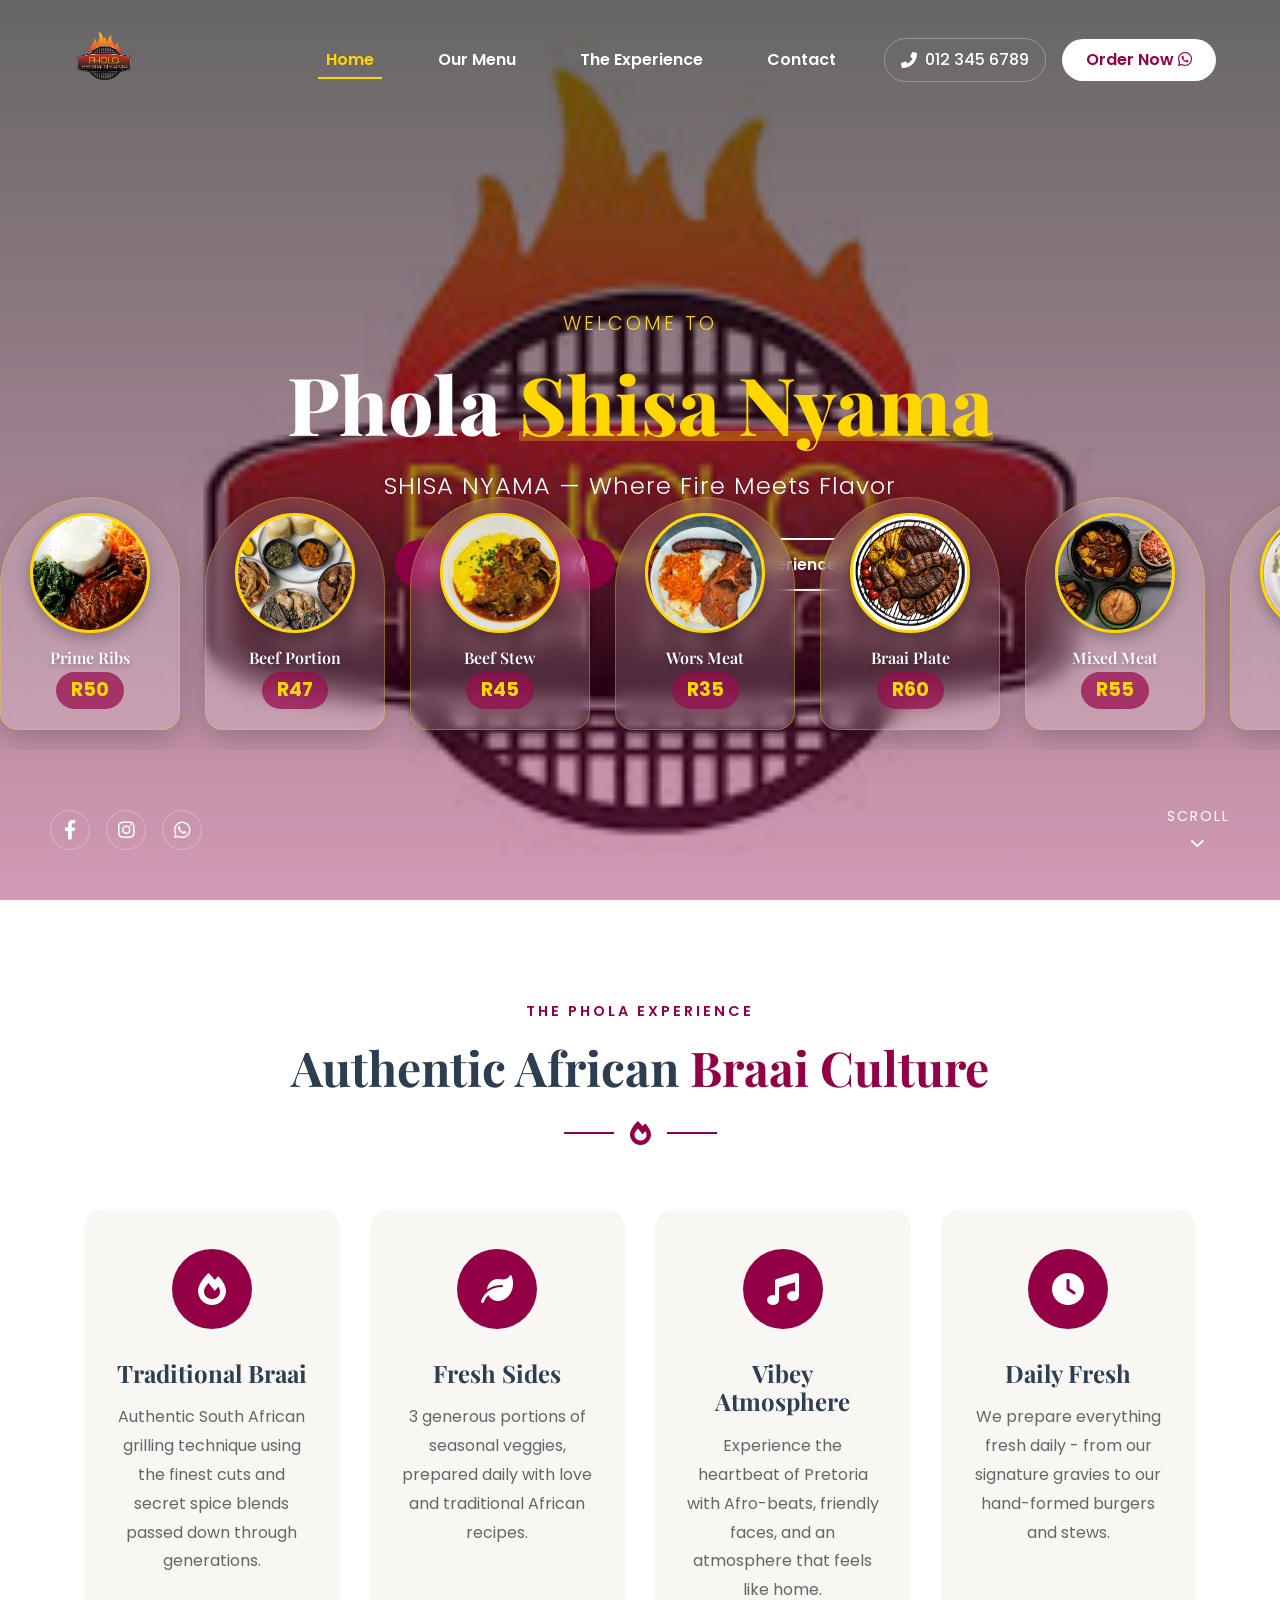
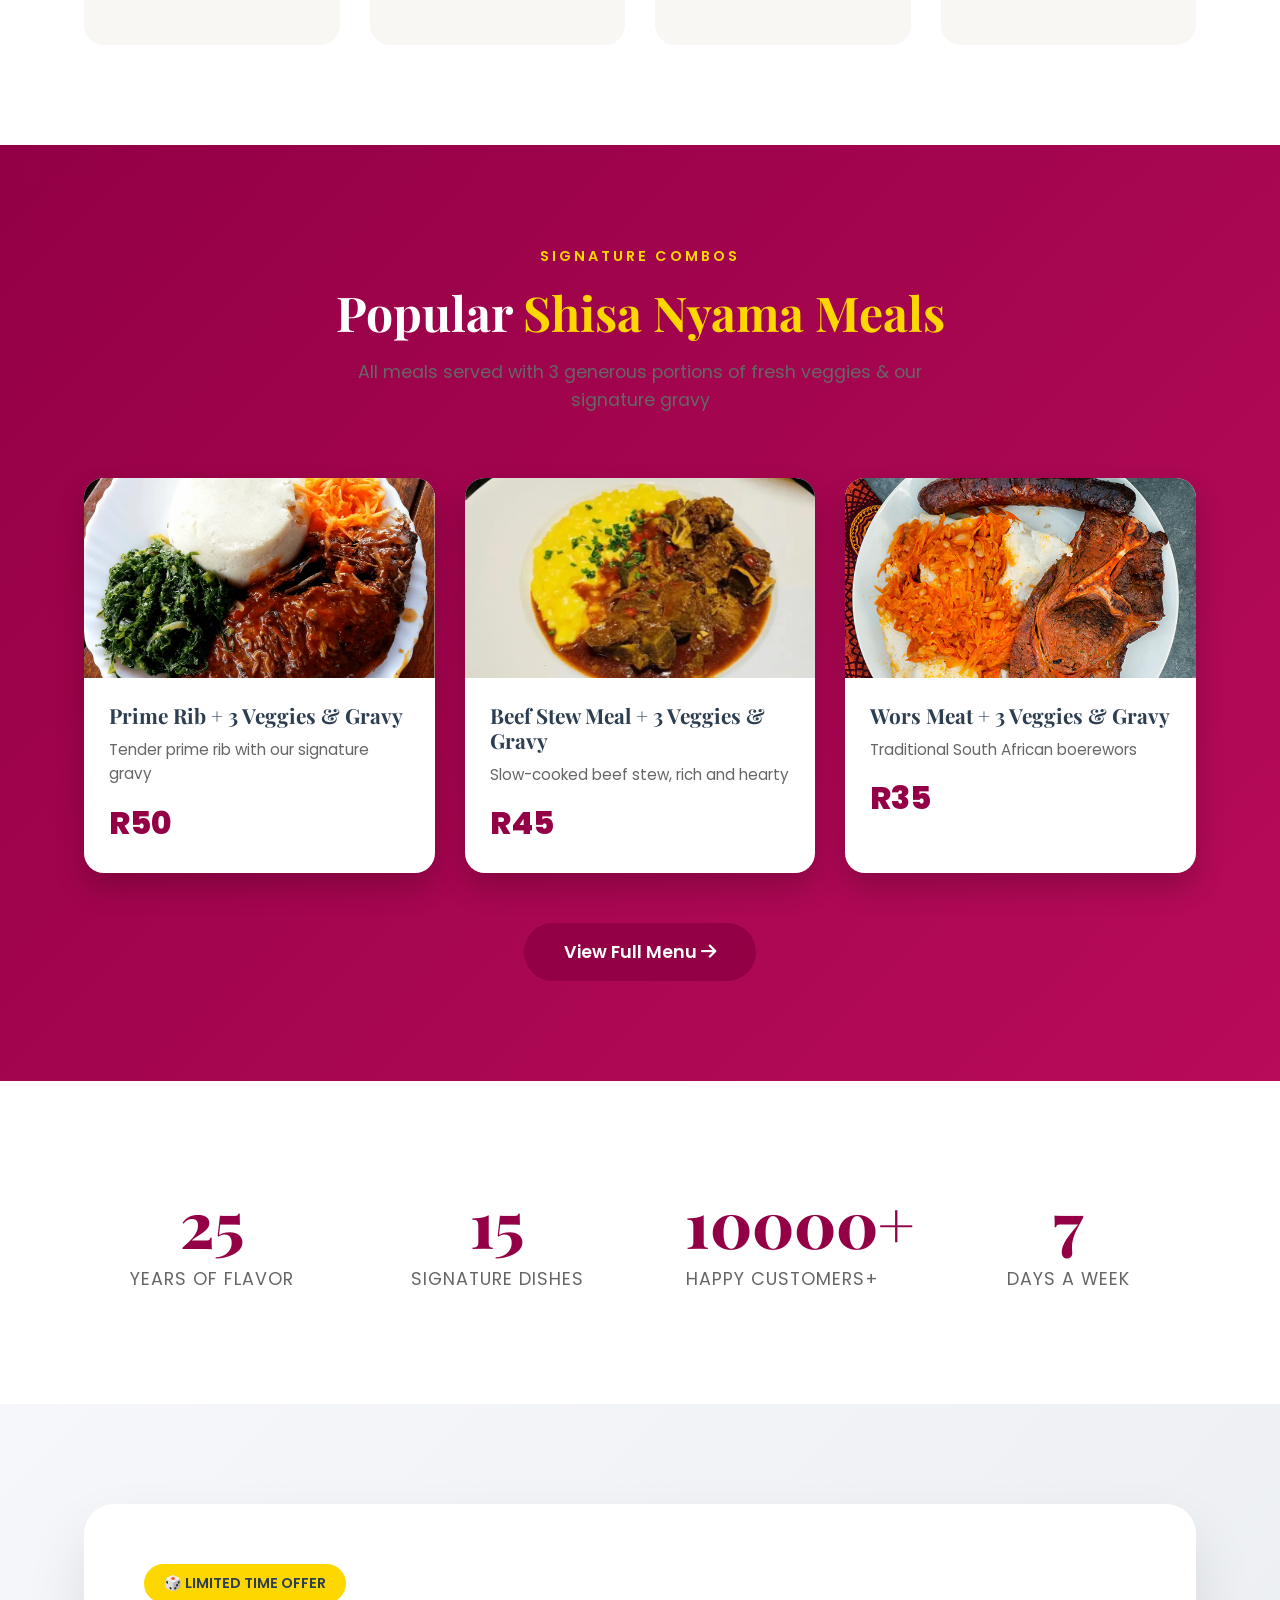
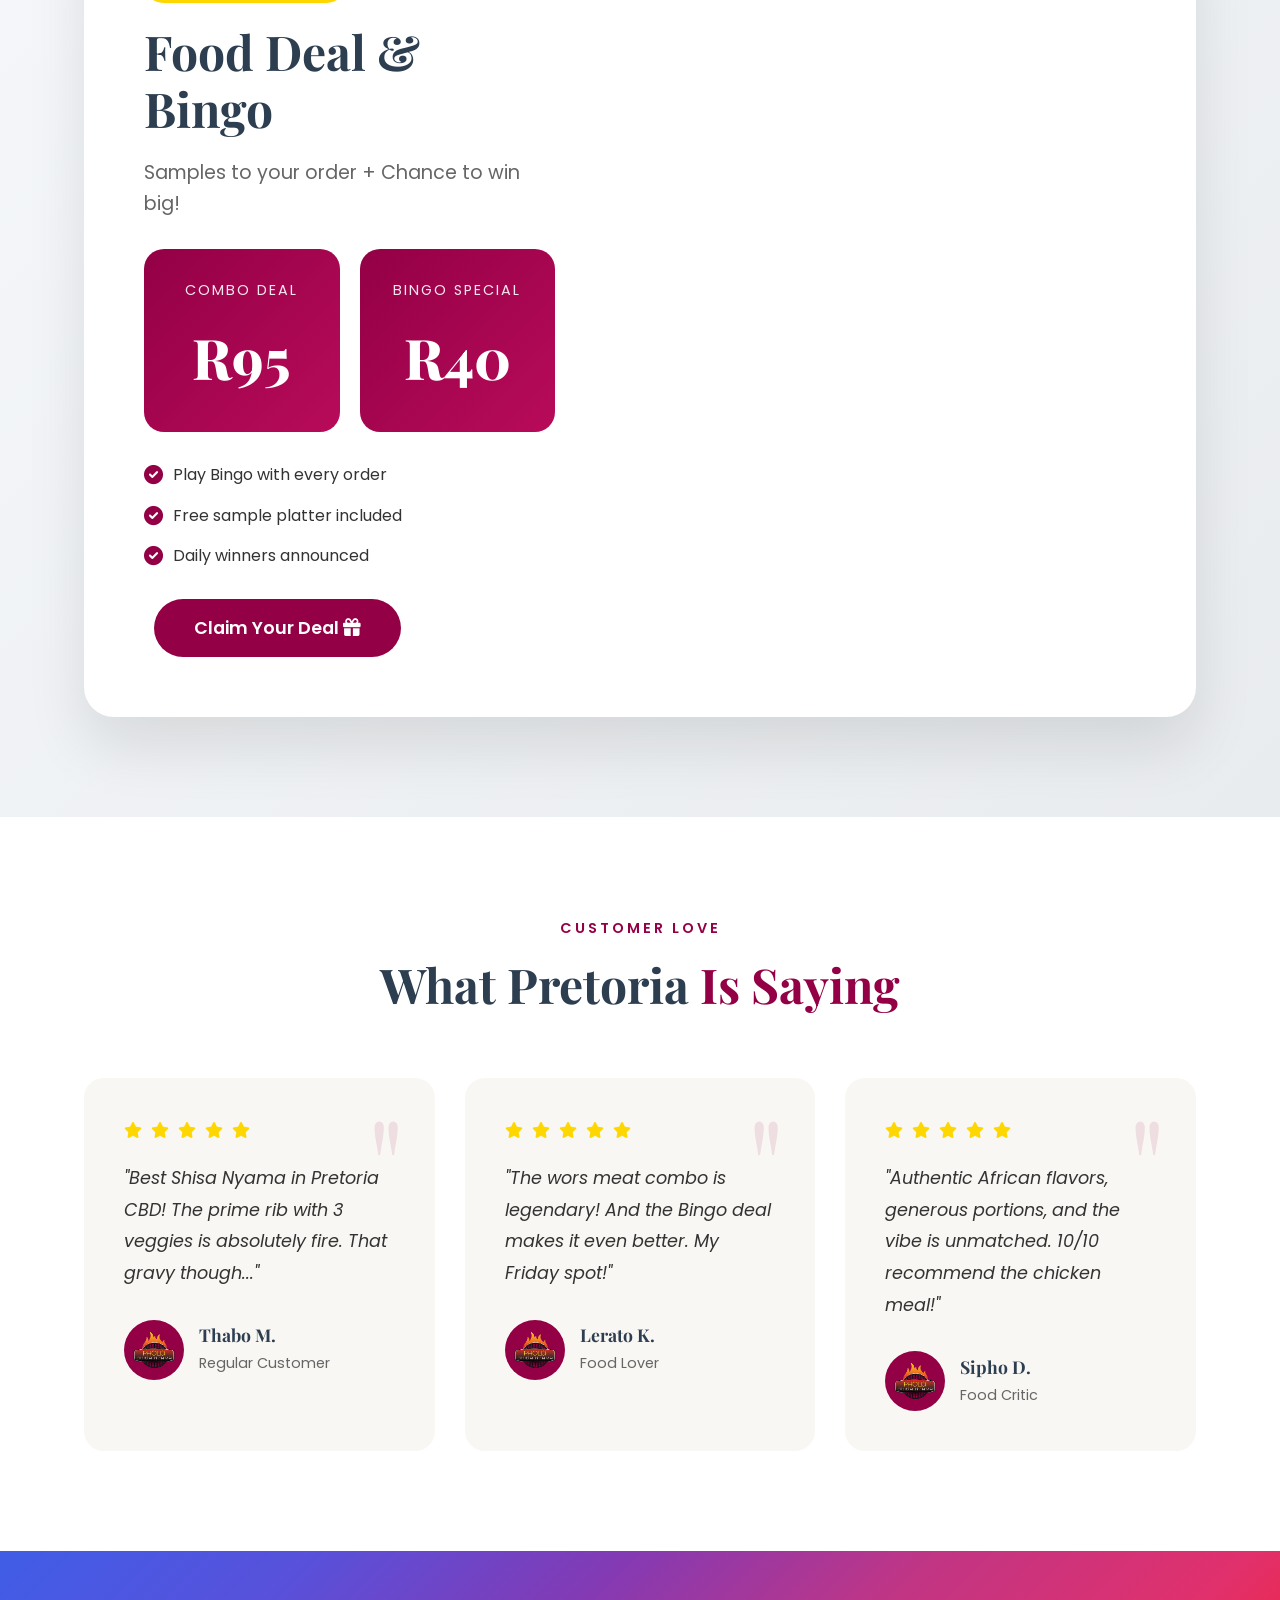
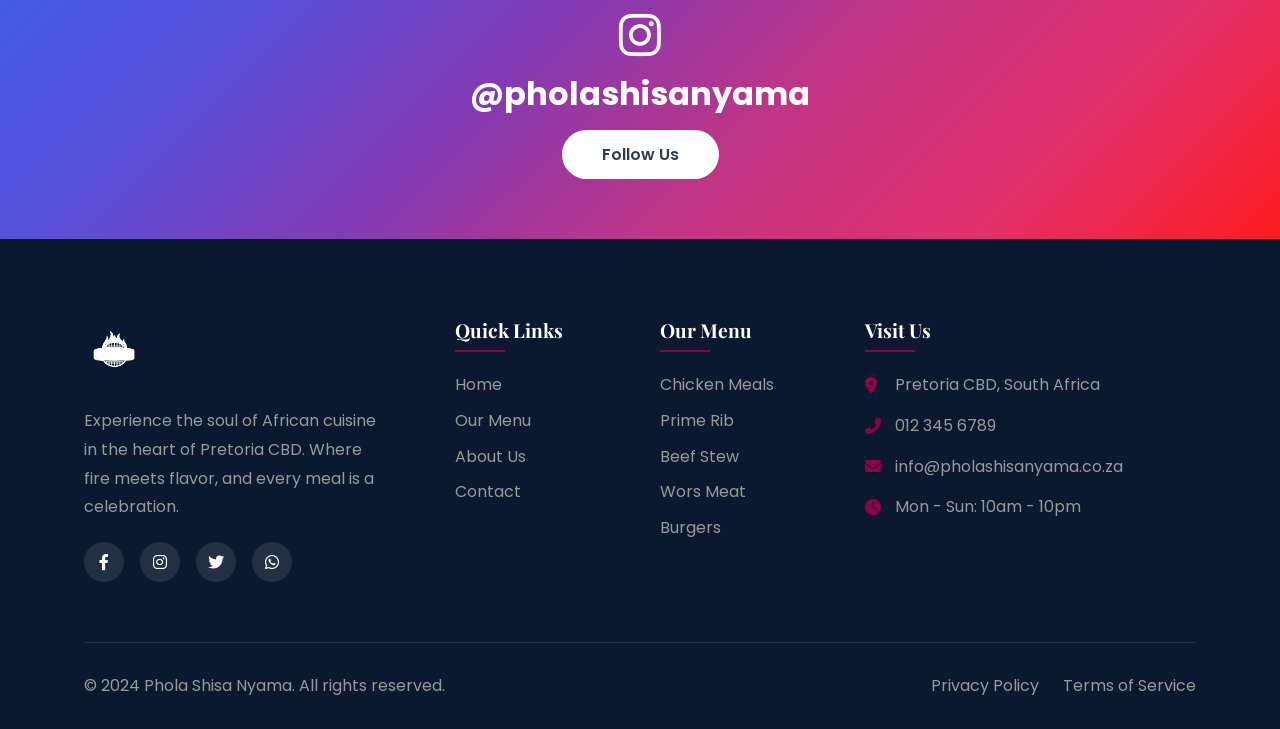
<file: index.html>
<!DOCTYPE html>
<html lang="en">
<head>
    <meta charset="UTF-8">
    <meta name="viewport" content="width=device-width, initial-scale=1.0">
    <title>Phola Shisa Nyama | Premium African Cuisine · Pretoria CBD</title>
    
    <!-- Meta Tags for SEO -->
    <meta name="description" content="Experience authentic African cuisine at Phola Shisa Nyama in Pretoria CBD. Premium grilled meats, traditional sides, and vibrant atmosphere.">
    <meta name="keywords" content="Shisa Nyama, African food Pretoria, braai, grilled meat, African cuisine, Pretoria CBD restaurant">
    <meta name="author" content="Phola Shisa Nyama">
    
    <!-- Open Graph / Social Media -->
    <meta property="og:title" content="Phola Shisa Nyama - Authentic African Cuisine">
    <meta property="og:description" content="Premium African cuisine in the heart of Pretoria CBD">
    <meta property="og:image" content="images/og-image.jpg">
    <meta property="og:url" content="https://www.pholashisanyama.co.za">
    
    <!-- Fonts & Icons -->
    <link rel="preconnect" href="https://fonts.googleapis.com">
    <link rel="preconnect" href="https://fonts.gstatic.com" crossorigin>
    <link href="https://fonts.googleapis.com/css2?family=Playfair+Display:wght@400;500;600;700;800&family=Poppins:wght@300;400;500;600;700;800&display=swap" rel="stylesheet">
    <link rel="stylesheet" href="https://cdnjs.cloudflare.com/ajax/libs/font-awesome/6.0.0/css/all.min.css">
    <link rel="stylesheet" href="https://unpkg.com/aos@next/dist/aos.css" />
    
    <!-- Custom CSS -->
    <link rel="stylesheet" href="css/style.css">
</head>
<body>
  

    <!-- Header -->
    <header class="header-transparent">
        <nav class="navbar">
            <div class="logo">
                <img src="images/images-removebg-preview.png" alt="Phola Shisa Nyama Logo" class="logo-light">
                
            </div>
            
            <div class="nav-container">
                <ul class="nav-menu">
                    <li><a href="index.html" class="active">Home</a></li>
                    <li><a href="menu.html">Our Menu</a></li>
                    <li><a href="#experience">The Experience</a></li>
                    <li><a href="#contact">Contact</a></li>
                </ul>
                
                <div class="nav-actions">
                    <a href="tel:0123456789" class="btn-nav-call"><i class="fas fa-phone-alt"></i> <span>012 345 6789</span></a>
                    <a href="https://wa.me/27123456789?text=Hi%20Phola%20Shisa%20Nyama,%20I'd%20like%20to%20place%20an%20order!" target="_blank" class="btn-nav-order">Order Now <i class="fab fa-whatsapp"></i></a>
                </div>
            </div>
            
            <div class="mobile-controls">
                <a href="https://wa.me/27123456789?text=Hi%20Phola%20Shisa%20Nyama,%20I'd%20like%20to%20place%20an%20order!" target="_blank" class="btn-mobile-order">
                    <i class="fab fa-whatsapp"></i> Order
                </a>
                <div class="hamburger">
                    <span></span>
                    <span></span>
                    <span></span>
                </div>
            </div>
        </nav>
    </header>

    <!-- Hero Section -->
            <!-- Hero Section -->
<section class="hero">
    <div class="hero-slider">
        <div class="hero-slide active" style="background-image: linear-gradient(rgba(0,0,0,0.6), rgba(147, 0, 69, 0.4)), url('images/images.jpg');">
            <div class="hero-content">
                <span class="hero-subtitle" data-aos="fade-up" data-aos-duration="1000">Welcome to</span>
                <h1 data-aos="fade-up" data-aos-duration="1000" data-aos-delay="100">Phola <span>Shisa Nyama</span></h1>
                <p class="hero-tagline" data-aos="fade-up" data-aos-duration="1000" data-aos-delay="200">SHISA NYAMA — Where Fire Meets Flavor</p>
                <div class="hero-buttons" data-aos="fade-up" data-aos-duration="1000" data-aos-delay="300">
                    <a href="menu.html" class="btn btn-primary">Explore Our Menu <i class="fas fa-utensils"></i></a>
                    <a href="#experience" class="btn btn-outline">Discover Experience <i class="fas fa-arrow-down"></i></a>
                </div>
            </div>
        </div>
    </div>
    
    <!-- Food Items Slider - FIFO Animation (Left to Right) -->
    <div class="food-slider-container">
        <div class="food-slider-track" id="foodSlider">
            <!-- Food items will be populated by JavaScript -->
        </div>
    </div>
    
    <div class="hero-scroll-indicator">
        <a href="#experience" class="scroll-down">
            <span>Scroll</span>
            <i class="fas fa-chevron-down"></i>
        </a>
    </div>
    
    <div class="hero-social">
        <a href="#"><i class="fab fa-facebook-f"></i></a>
        <a href="#"><i class="fab fa-instagram"></i></a>
        <a href="#"><i class="fab fa-whatsapp"></i></a>
    </div>
</section>

    

    <!-- Experience Section -->
    <section class="experience" id="experience">
        <div class="container">
            <div class="section-header" data-aos="fade-up">
                <span class="section-subtitle">The Phola Experience</span>
                <h2 class="section-title">Authentic African <span>Braai Culture</span></h2>
                <div class="section-divider">
                    <span class="divider-line"></span>
                    <i class="fas fa-fire"></i>
                    <span class="divider-line"></span>
                </div>
            </div>
            
            <div class="experience-grid">
                <div class="experience-card" data-aos="fade-up" data-aos-delay="100">
                    <div class="experience-icon">
                        <i class="fas fa-fire"></i>
                    </div>
                    <h3>Traditional Braai</h3>
                    <p>Authentic South African grilling technique using the finest cuts and secret spice blends passed down through generations.</p>
                </div>
                
                <div class="experience-card" data-aos="fade-up" data-aos-delay="200">
                    <div class="experience-icon">
                        <i class="fas fa-leaf"></i>
                    </div>
                    <h3>Fresh Sides</h3>
                    <p>3 generous portions of seasonal veggies, prepared daily with love and traditional African recipes.</p>
                </div>
                
                <div class="experience-card" data-aos="fade-up" data-aos-delay="300">
                    <div class="experience-icon">
                        <i class="fas fa-music"></i>
                    </div>
                    <h3>Vibey Atmosphere</h3>
                    <p>Experience the heartbeat of Pretoria with Afro-beats, friendly faces, and an atmosphere that feels like home.</p>
                </div>
                
                <div class="experience-card" data-aos="fade-up" data-aos-delay="400">
                    <div class="experience-icon">
                        <i class="fas fa-clock"></i>
                    </div>
                    <h3>Daily Fresh</h3>
                    <p>We prepare everything fresh daily - from our signature gravies to our hand-formed burgers and stews.</p>
                </div>
            </div>
        </div>
    </section>

    <!-- Featured Menu Section -->
    <section class="featured-menu">
        <div class="container">
            <div class="section-header light" data-aos="fade-up">
                <span class="section-subtitle">Signature Combos</span>
                <h2 class="section-title">Popular <span>Shisa Nyama Meals</span></h2>
                <p class="section-description">All meals served with 3 generous portions of fresh veggies & our signature gravy</p>
            </div>
            
            <div class="menu-grid" id="featured-items">
                <!-- Will be populated by JS -->
            </div>
            
            <div class="center-btn" data-aos="fade-up">
                <a href="menu.html" class="btn btn-primary btn-large">View Full Menu <i class="fas fa-arrow-right"></i></a>
            </div>
        </div>
        
        <div class="pattern-bg"></div>
    </section>

    <!-- Stats Section -->
    <section class="stats">
        <div class="container">
            <div class="stats-grid">
                <div class="stat-item" data-aos="fade-up">
                    <div class="stat-number" data-count="25">0</div>
                    <div class="stat-label">Years of Flavor</div>
                </div>
                <div class="stat-item" data-aos="fade-up" data-aos-delay="100">
                    <div class="stat-number" data-count="15">0</div>
                    <div class="stat-label">Signature Dishes</div>
                </div>
                <div class="stat-item" data-aos="fade-up" data-aos-delay="200">
                    <div class="stat-number" data-count="10000">0</div>
                    <div class="stat-label">Happy Customers+</div>
                </div>
                <div class="stat-item" data-aos="fade-up" data-aos-delay="300">
                    <div class="stat-number" data-count="7">0</div>
                    <div class="stat-label">Days a Week</div>
                </div>
            </div>
        </div>
    </section>

    <!-- Bingo Special Section -->
    <section class="bingo-special">
        <div class="container">
            <div class="bingo-wrapper" data-aos="zoom-in">
                <div class="bingo-content">
                    <span class="bingo-tag">🎲 LIMITED TIME OFFER</span>
                    <h2>Food Deal & Bingo</h2>
                    <p class="bingo-desc">Samples to your order + Chance to win big!</p>
                    
                    <div class="bingo-prices">
                        <div class="price-card">
                            <span class="price-label">Combo Deal</span>
                            <span class="price-value">R95</span>
                        </div>
                        <div class="price-card">
                            <span class="price-label">Bingo Special</span>
                            <span class="price-value">R40</span>
                        </div>
                    </div>
                    
                    <div class="bingo-features">
                        <div class="bingo-feature">
                            <i class="fas fa-check-circle"></i>
                            <span>Play Bingo with every order</span>
                        </div>
                        <div class="bingo-feature">
                            <i class="fas fa-check-circle"></i>
                            <span>Free sample platter included</span>
                        </div>
                        <div class="bingo-feature">
                            <i class="fas fa-check-circle"></i>
                            <span>Daily winners announced</span>
                        </div>
                    </div>
                    
                    <a href="#" class="btn btn-primary btn-large">Claim Your Deal <i class="fas fa-gift"></i></a>
                </div>
                
                
            </div>
        </div>
    </section>

    <!-- Testimonials -->
    <section class="testimonials">
        <div class="container">
            <div class="section-header" data-aos="fade-up">
                <span class="section-subtitle">Customer Love</span>
                <h2 class="section-title">What Pretoria <span>Is Saying</span></h2>
            </div>
            
            <div class="testimonials-slider">
                <div class="testimonial-card" data-aos="fade-up">
                    <div class="testimonial-rating">
                        <i class="fas fa-star"></i>
                        <i class="fas fa-star"></i>
                        <i class="fas fa-star"></i>
                        <i class="fas fa-star"></i>
                        <i class="fas fa-star"></i>
                    </div>
                    <p class="testimonial-text">"Best Shisa Nyama in Pretoria CBD! The prime rib with 3 veggies is absolutely fire. That gravy though..."</p>
                    <div class="testimonial-author">
                        <img src="images/images-removebg-preview.png" alt="Customer">
                        <div>
                            <h4>Thabo M.</h4>
                            <span>Regular Customer</span>
                        </div>
                    </div>
                </div>
                
                <div class="testimonial-card" data-aos="fade-up" data-aos-delay="100">
                    <div class="testimonial-rating">
                        <i class="fas fa-star"></i>
                        <i class="fas fa-star"></i>
                        <i class="fas fa-star"></i>
                        <i class="fas fa-star"></i>
                        <i class="fas fa-star"></i>
                    </div>
                    <p class="testimonial-text">"The wors meat combo is legendary! And the Bingo deal makes it even better. My Friday spot!"</p>
                    <div class="testimonial-author">
                        <img src="images/images-removebg-preview.png" alt="Customer">
                        <div>
                            <h4>Lerato K.</h4>
                            <span>Food Lover</span>
                        </div>
                    </div>
                </div>
                
                <div class="testimonial-card" data-aos="fade-up" data-aos-delay="200">
                    <div class="testimonial-rating">
                        <i class="fas fa-star"></i>
                        <i class="fas fa-star"></i>
                        <i class="fas fa-star"></i>
                        <i class="fas fa-star"></i>
                        <i class="fas fa-star"></i>
                    </div>
                    <p class="testimonial-text">"Authentic African flavors, generous portions, and the vibe is unmatched. 10/10 recommend the chicken meal!"</p>
                    <div class="testimonial-author">
                        <img src="images/images-removebg-preview.png" alt="Customer">
                        <div>
                            <h4>Sipho D.</h4>
                            <span>Food Critic</span>
                        </div>
                    </div>
                </div>
            </div>
        </div>
    </section>

    <!-- Instagram Feed -->
    <section class="instagram-feed">
        <div class="instagram-header">
            <i class="fab fa-instagram"></i>
            <h3>@pholashisanyama</h3>
            <a href="#" class="btn-instagram">Follow Us</a>
        </div>
        
       
    </section>

    <!-- Footer -->
    <footer class="footer" id="contact">
        <div class="container">
            <div class="footer-top">
                <div class="footer-logo-col">
                    <img src="images/images-removebg-preview.png" alt="Phola Shisa Nyama" class="footer-logo">
                    <p>Experience the soul of African cuisine in the heart of Pretoria CBD. Where fire meets flavor, and every meal is a celebration.</p>
                    
                    <div class="footer-social">
                        <a href="#"><i class="fab fa-facebook-f"></i></a>
                        <a href="#"><i class="fab fa-instagram"></i></a>
                        <a href="#"><i class="fab fa-twitter"></i></a>
                        <a href="#"><i class="fab fa-whatsapp"></i></a>
                    </div>
                </div>
                
                <div class="footer-links">
                    <h4>Quick Links</h4>
                    <ul>
                        <li><a href="index.html">Home</a></li>
                        <li><a href="menu.html">Our Menu</a></li>
                        <li><a href="#experience">About Us</a></li>
                        <li><a href="#contact">Contact</a></li>
                    </ul>
                </div>
                
                <div class="footer-links">
                    <h4>Our Menu</h4>
                    <ul>
                        <li><a href="menu.html">Chicken Meals</a></li>
                        <li><a href="menu.html">Prime Rib</a></li>
                        <li><a href="menu.html">Beef Stew</a></li>
                        <li><a href="menu.html">Wors Meat</a></li>
                        <li><a href="menu.html">Burgers</a></li>
                    </ul>
                </div>
                
                <div class="footer-contact">
                    <h4>Visit Us</h4>
                    <p><i class="fas fa-map-marker-alt"></i> Pretoria CBD, South Africa</p>
                    <p><i class="fas fa-phone-alt"></i> 012 345 6789</p>
                    <p><i class="fas fa-envelope"></i> info@pholashisanyama.co.za</p>
                    <p><i class="fas fa-clock"></i> Mon - Sun: 10am - 10pm</p>
                </div>
            </div>
            
            <div class="footer-bottom">
                <div class="copyright">
                    &copy; 2024 Phola Shisa Nyama. All rights reserved.
                </div>
                <div class="footer-bottom-links">
                    <a href="#">Privacy Policy</a>
                    <a href="#">Terms of Service</a>
                </div>
            </div>
        </div>
    </footer>

    <!-- Back to Top -->
    <a href="#" class="back-to-top">
        <i class="fas fa-arrow-up"></i>
    </a>

    <!-- Scripts -->
    <script src="https://unpkg.com/aos@next/dist/aos.js"></script>
    <script src="js/script.js"></script>
</body>
</html>
</file>
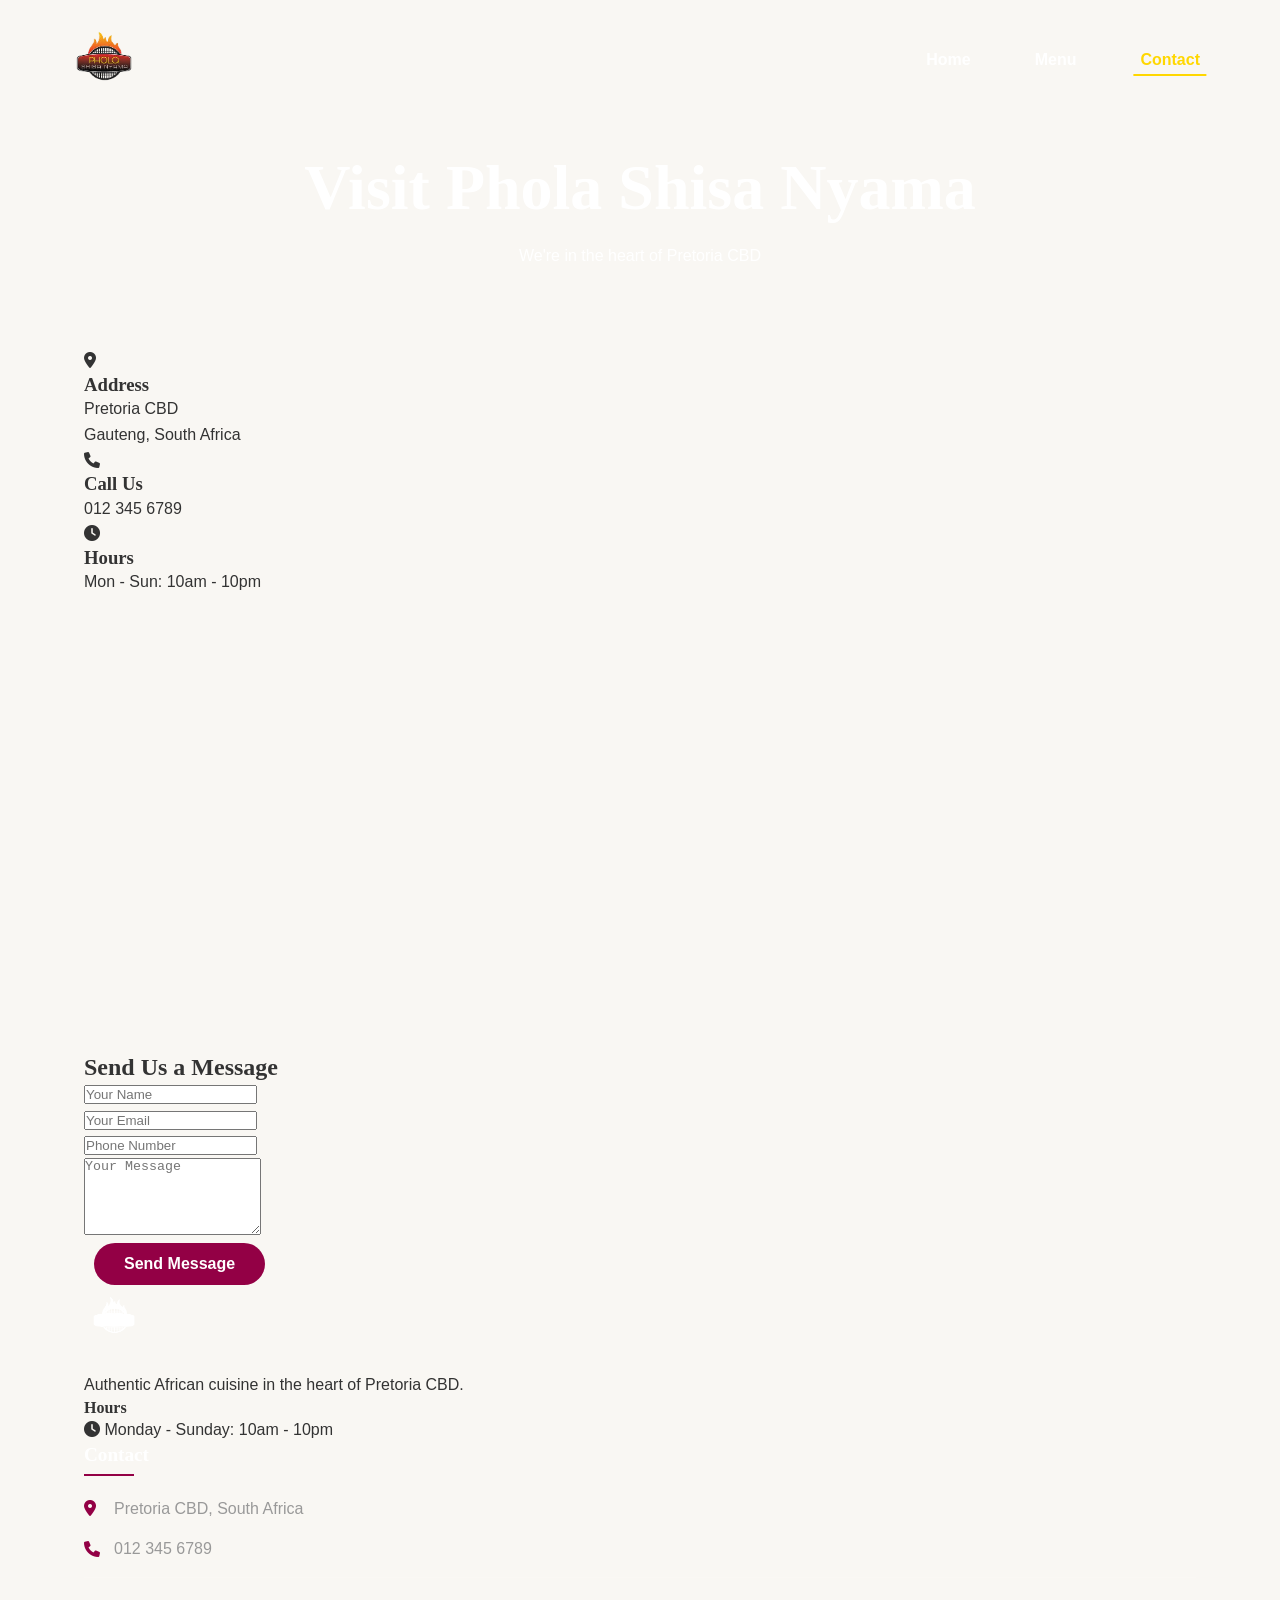
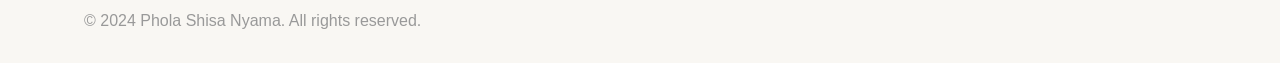
<file: contact.html>
<!DOCTYPE html>
<html lang="en">
<head>
    <meta charset="UTF-8">
    <meta name="viewport" content="width=device-width, initial-scale=1.0">
    <title>Contact Us - Phola Shisa Nyama</title>
    <link rel="stylesheet" href="css/style.css">
    <link rel="stylesheet" href="https://cdnjs.cloudflare.com/ajax/libs/font-awesome/6.0.0/css/all.min.css">
</head>
<body>
    <!-- Header -->
    <header>
        <nav class="navbar">
            <div class="logo">
                <img src="images/images-removebg-preview.png" alt="Phola Shisa Nyama Logo">
            </div>
            <ul class="nav-menu">
                <li><a href="index.html">Home</a></li>
                <li><a href="menu.html">Menu</a></li>
                <li><a href="contact.html" class="active">Contact</a></li>
            </ul>
            <div class="hamburger">
                <span></span>
                <span></span>
                <span></span>
            </div>
        </nav>
    </header>

    <!-- Contact Header -->
    <section class="page-header">
        <div class="container">
            <h1>Visit Phola Shisa Nyama</h1>
            <p>We're in the heart of Pretoria CBD</p>
        </div>
    </section>

    <!-- Contact Info -->
    <section class="contact-info">
        <div class="container">
            <div class="contact-grid">
                <div class="contact-card">
                    <i class="fas fa-map-marker-alt"></i>
                    <h3>Address</h3>
                    <p>Pretoria CBD<br>Gauteng, South Africa</p>
                </div>
                <div class="contact-card">
                    <i class="fas fa-phone"></i>
                    <h3>Call Us</h3>
                    <p>012 345 6789</p>
                </div>
                <div class="contact-card">
                    <i class="fas fa-clock"></i>
                    <h3>Hours</h3>
                    <p>Mon - Sun: 10am - 10pm</p>
                </div>
            </div>
        </div>
    </section>

    <!-- Map & Form -->
    <section class="map-section">
        <div class="container">
            <div class="map-form-grid">
                <!-- Map -->
                <div class="map-container">
                    <iframe 
                        src="https://www.google.com/maps/embed?pb=!1m18!1m12!1m3!1d114941.6519168929!2d28.15497575!3d-25.746019999999997!2m3!1f0!2f0!3f0!3m2!1i1024!2i768!4f13.1!3m3!1m2!1s0x1e95619cbec65033%3A0x9df0c06ac2eec53!2sPretoria!5e0!3m2!1sen!2sza!4v1710345678900!5m2!1sen!2sza" 
                        width="100%" 
                        height="450" 
                        style="border:0;" 
                        allowfullscreen="" 
                        loading="lazy">
                    </iframe>
                </div>

                <!-- Contact Form -->
                <div class="contact-form">
                    <h2>Send Us a Message</h2>
                    <form id="contactForm">
                        <div class="form-group">
                            <input type="text" id="name" placeholder="Your Name" required>
                        </div>
                        <div class="form-group">
                            <input type="email" id="email" placeholder="Your Email" required>
                        </div>
                        <div class="form-group">
                            <input type="tel" id="phone" placeholder="Phone Number">
                        </div>
                        <div class="form-group">
                            <textarea id="message" rows="5" placeholder="Your Message" required></textarea>
                        </div>
                        <button type="submit" class="btn btn-primary">Send Message</button>
                    </form>
                </div>
            </div>
        </div>
    </section>

    <!-- Footer -->
    <footer>
        <div class="container">
            <div class="footer-grid">
                <div class="footer-info">
                    <img src="images/images-removebg-preview.png" alt="Phola Shisa Nyama" class="footer-logo">
                    <p>Authentic African cuisine in the heart of Pretoria CBD.</p>
                </div>
                <div class="footer-hours">
                    <h4>Hours</h4>
                    <p><i class="fas fa-clock"></i> Monday - Sunday: 10am - 10pm</p>
                </div>
                <div class="footer-contact">
                    <h4>Contact</h4>
                    <p><i class="fas fa-map-marker-alt"></i> Pretoria CBD, South Africa</p>
                    <p><i class="fas fa-phone"></i> 012 345 6789</p>
                </div>
            </div>
            <div class="footer-bottom">
                <p>&copy; 2024 Phola Shisa Nyama. All rights reserved.</p>
            </div>
        </div>
    </footer>

    <script src="js/script.js"></script>
</body>
</html>
</file>
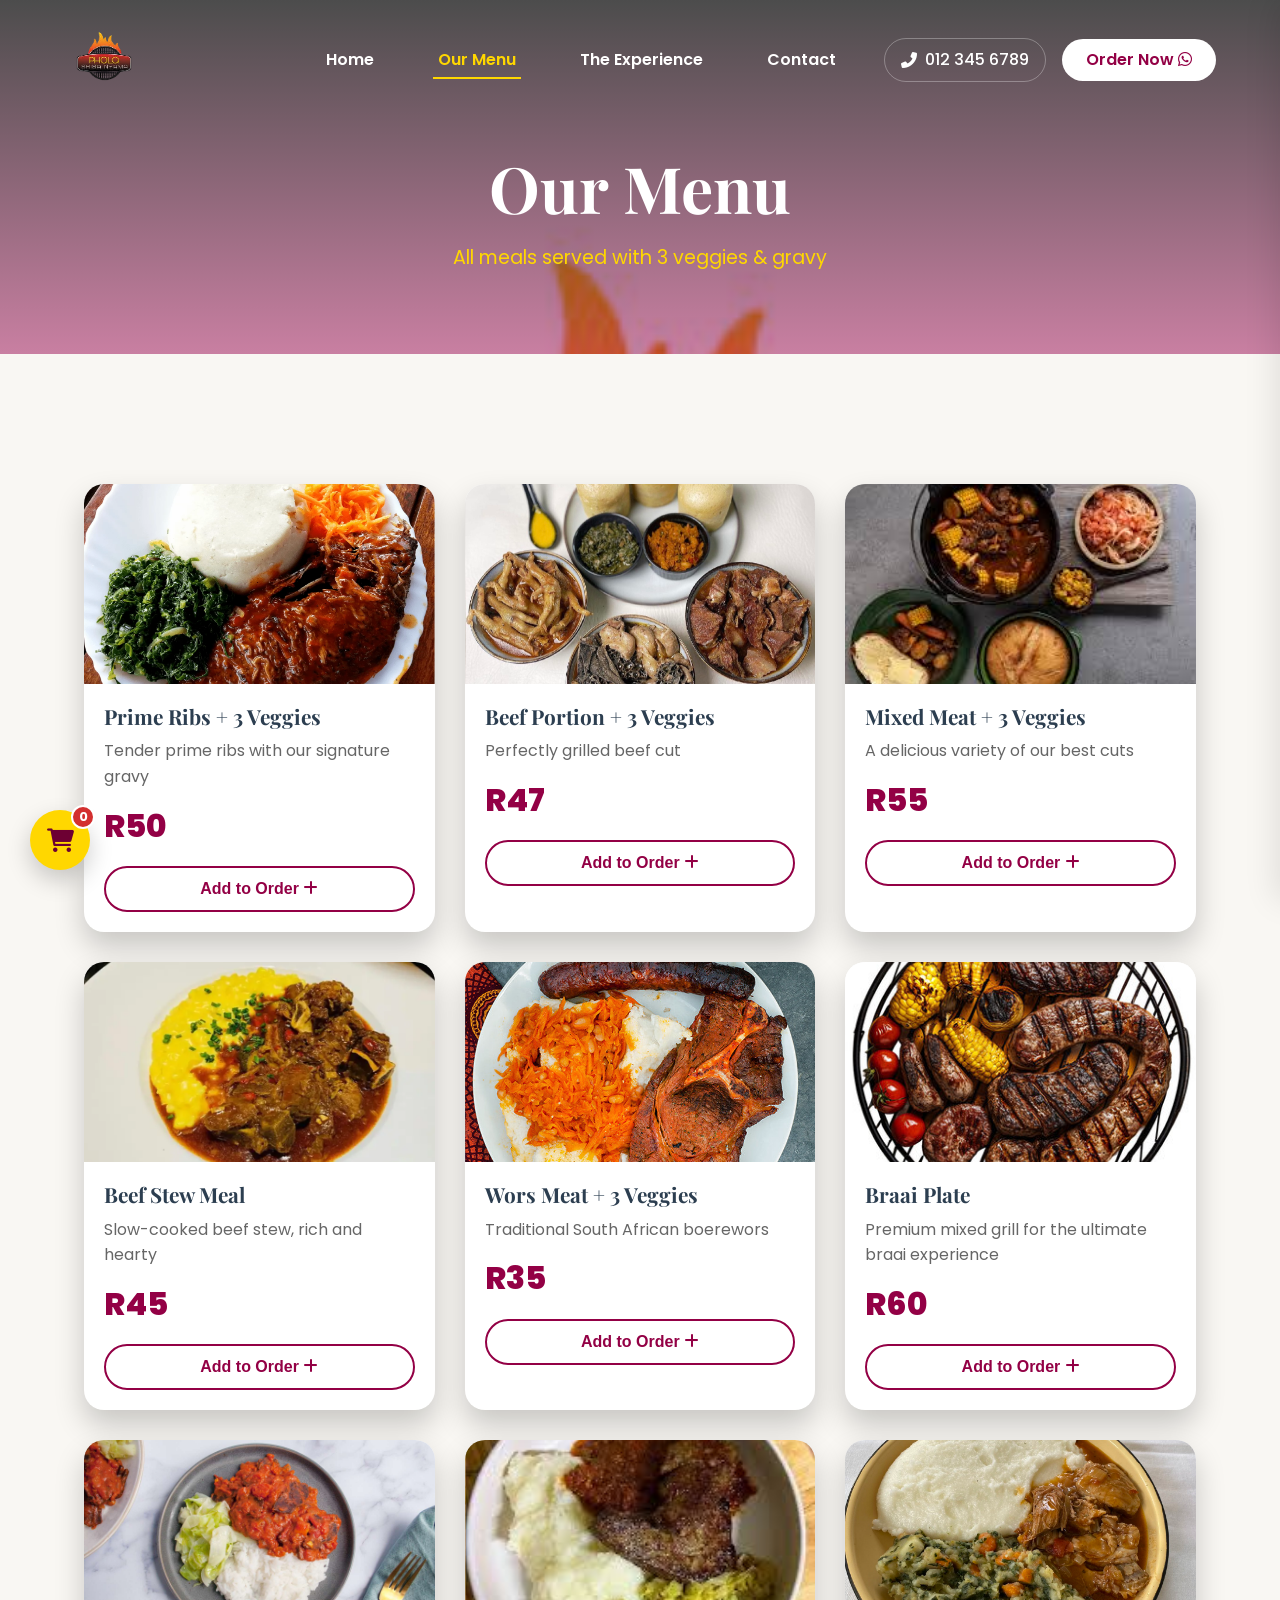
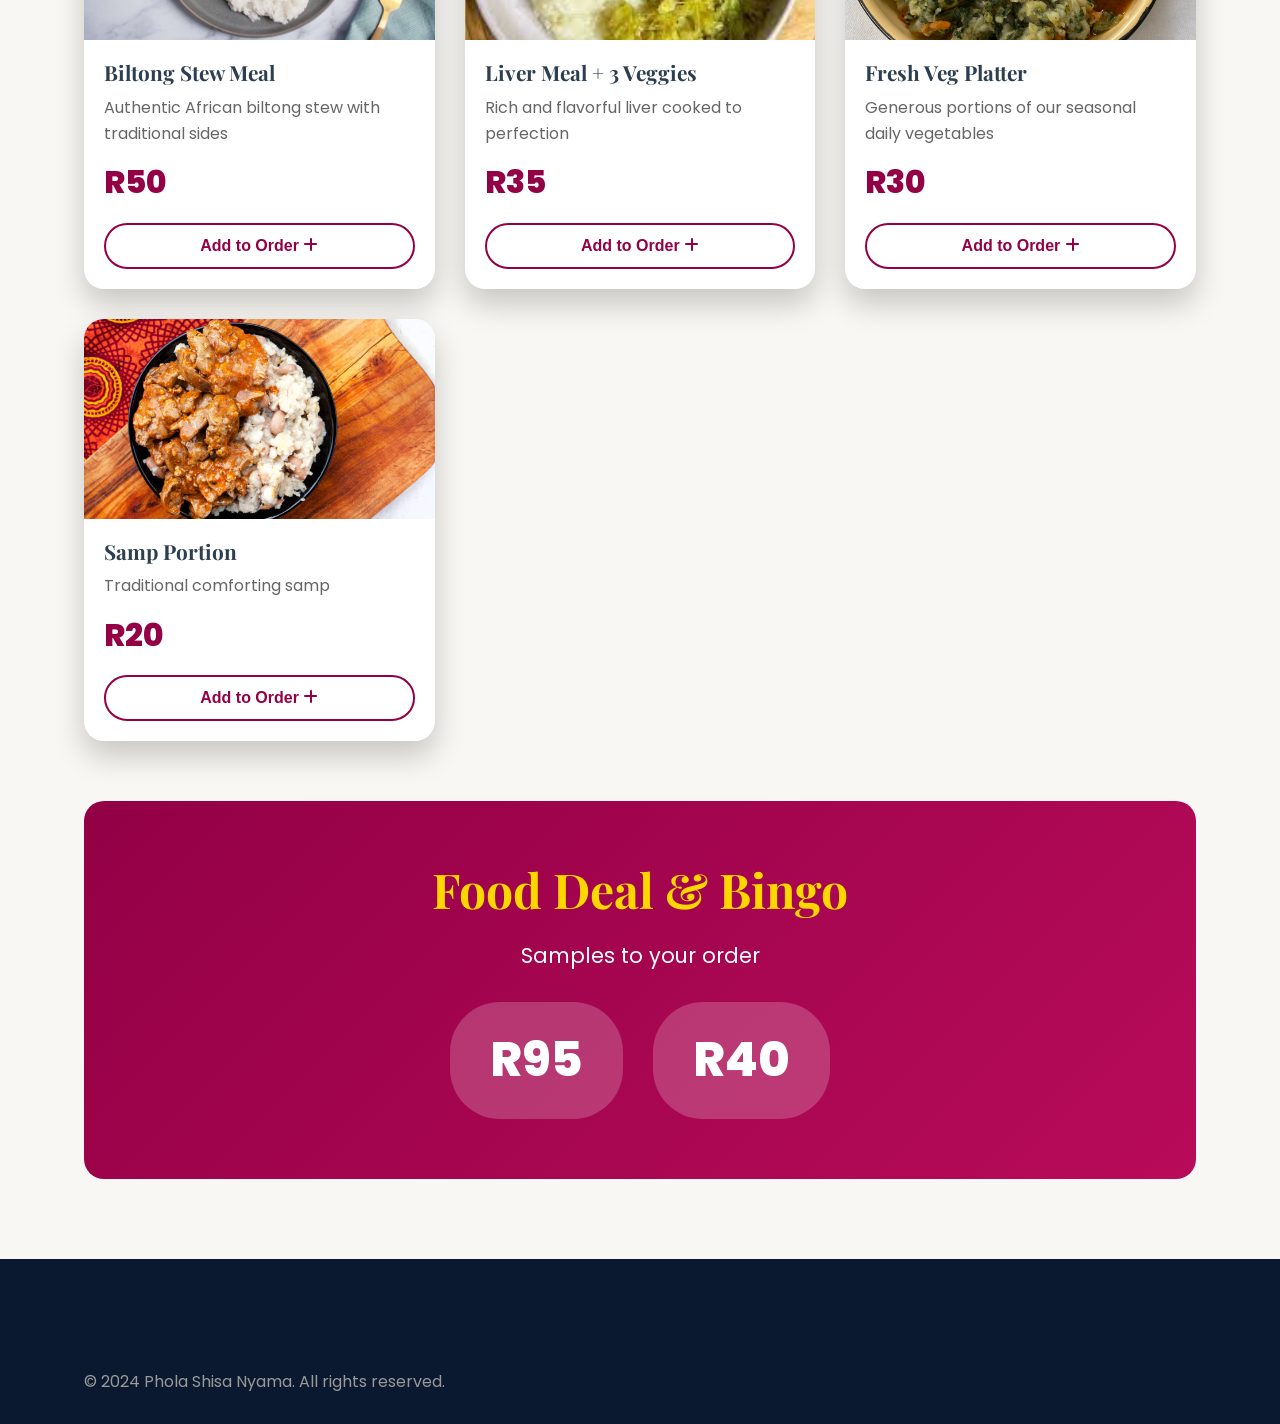
<file: menu.html>
<!DOCTYPE html>
<html lang="en">
<head>
    <meta charset="UTF-8">
    <meta name="viewport" content="width=device-width, initial-scale=1.0">
    <title>Our Menu - Phola Shisa Nyama</title>
    <link rel="stylesheet" href="css/style.css">
    <link rel="stylesheet" href="https://cdnjs.cloudflare.com/ajax/libs/font-awesome/6.0.0/css/all.min.css">
    <link href="https://fonts.googleapis.com/css2?family=Playfair+Display:wght@400;500;600;700;800&family=Poppins:wght@300;400;500;600;700;800&display=swap" rel="stylesheet">
</head>
<body>
    <header class="header-transparent scrolled">
        <nav class="navbar">
            <div class="logo">
                <img src="images/images-removebg-preview.png" alt="Phola Shisa Nyama Logo">
            </div>
            
            <div class="nav-container">
                <ul class="nav-menu">
                    <li><a href="index.html">Home</a></li>
                    <li><a href="menu.html" class="active">Our Menu</a></li>
                    <li><a href="index.html#experience">The Experience</a></li>
                    <li><a href="index.html#contact">Contact</a></li>
                    <li class="mobile-order-btn">
                        <a href="https://wa.me/27123456789?text=Hi%20Phola%20Shisa%20Nyama,%20I'd%20like%20to%20place%20an%20order!" target="_blank">Order Now <i class="fab fa-whatsapp"></i></a>
                    </li>
                </ul>
                <div class="nav-actions">
                    <a href="tel:0123456789" class="btn-nav-call"><i class="fas fa-phone-alt"></i> <span>012 345 6789</span></a>
                    <a href="https://wa.me/27123456789?text=Hi%20Phola%20Shisa%20Nyama,%20I'd%20like%20to%20place%20an%20order!" target="_blank" class="btn-nav-order">Order Now <i class="fab fa-whatsapp"></i></a>
                </div>
            </div>
            
            <div class="mobile-controls">
                <a href="https://wa.me/27123456789?text=Hi%20Phola%20Shisa%20Nyama,%20I'd%20like%20to%20place%20an%20order!" target="_blank" class="btn-mobile-order">
                    <i class="fab fa-whatsapp"></i> Order
                </a>
                <div class="hamburger">
                    <span></span>
                    <span></span>
                    <span></span>
                </div>
            </div>
        </nav>
    </header>

    <section class="page-header" style="background: linear-gradient(rgba(0,0,0,0.7), rgba(147,0,69,0.5)), url('images/images.jpg'); background-size: cover; padding: 150px 0 80px;">
        <div class="container">
            <h1 style="font-size: 4rem; font-family: var(--font-display); color: var(--white);">Our Menu</h1>
            <p style="font-size: 1.2rem; color: var(--gold);">All meals served with 3 veggies & gravy</p>
        </div>
    </section>

    <section class="full-menu" style="padding: 80px 0;">
        <div class="container">
            <div class="menu-grid" style="grid-template-columns: repeat(auto-fit, minmax(300px, 1fr));">
                
                <div class="menu-item">
                    <div class="menu-item-image" style="background-image: url('images/menu/rips.png'); background-size: cover; background-position: center; height: 200px;"></div>
                    <div class="menu-item-content" style="padding: 20px;">
                        <h3>Prime Ribs + 3 Veggies</h3>
                        <p style="color: #666; margin: 10px 0;">Tender prime ribs with our signature gravy</p>
                        <div class="price" style="font-size: 2rem; color: #930045; font-weight: 800;">R50</div>
                        <button class="btn btn-outline add-to-cart-btn" data-name="Prime Ribs + 3 Veggies" data-price="50" style="width: 100%; margin: 15px 0 0 0; border-color: var(--magenta); color: var(--magenta);">Add to Order <i class="fas fa-plus"></i></button>
                    </div>
                </div>

                <div class="menu-item">
                    <div class="menu-item-image" style="background-image: url('images/menu/beef.png'); background-size: cover; background-position: center; height: 200px;"></div>
                    <div class="menu-item-content" style="padding: 20px;">
                        <h3>Beef Portion + 3 Veggies</h3>
                        <p style="color: #666; margin: 10px 0;">Perfectly grilled beef cut</p>
                        <div class="price" style="font-size: 2rem; color: #930045; font-weight: 800;">R47</div>
                        <button class="btn btn-outline add-to-cart-btn" data-name="Beef Portion + 3 Veggies" data-price="47" style="width: 100%; margin: 15px 0 0 0; border-color: var(--magenta); color: var(--magenta);">Add to Order <i class="fas fa-plus"></i></button>
                    </div>
                </div>
                
                <div class="menu-item">
                    <div class="menu-item-image" style="background-image: url('images/menu/mix.jpg'); background-size: cover; background-position: center; height: 200px;"></div>
                    <div class="menu-item-content" style="padding: 20px;">
                        <h3>Mixed Meat + 3 Veggies</h3>
                        <p style="color: #666; margin: 10px 0;">A delicious variety of our best cuts</p>
                        <div class="price" style="font-size: 2rem; color: #930045; font-weight: 800;">R55</div>
                        <button class="btn btn-outline add-to-cart-btn" data-name="Mixed Meat + 3 Veggies" data-price="55" style="width: 100%; margin: 15px 0 0 0; border-color: var(--magenta); color: var(--magenta);">Add to Order <i class="fas fa-plus"></i></button>
                    </div>
                </div>
                
                <div class="menu-item">
                    <div class="menu-item-image" style="background-image: url('images/menu/beefstew.png'); background-size: cover; background-position: center; height: 200px;"></div>
                    <div class="menu-item-content" style="padding: 20px;">
                        <h3>Beef Stew Meal</h3>
                        <p style="color: #666; margin: 10px 0;">Slow-cooked beef stew, rich and hearty</p>
                        <div class="price" style="font-size: 2rem; color: #930045; font-weight: 800;">R45</div>
                        <button class="btn btn-outline add-to-cart-btn" data-name="Beef Stew Meal" data-price="45" style="width: 100%; margin: 15px 0 0 0; border-color: var(--magenta); color: var(--magenta);">Add to Order <i class="fas fa-plus"></i></button>
                    </div>
                </div>
                
                <div class="menu-item">
                    <div class="menu-item-image" style="background-image: url('images/menu/voers.jpg'); background-size: cover; background-position: center; height: 200px;"></div>
                    <div class="menu-item-content" style="padding: 20px;">
                        <h3>Wors Meat + 3 Veggies</h3>
                        <p style="color: #666; margin: 10px 0;">Traditional South African boerewors</p>
                        <div class="price" style="font-size: 2rem; color: #930045; font-weight: 800;">R35</div>
                        <button class="btn btn-outline add-to-cart-btn" data-name="Wors Meat + 3 Veggies" data-price="35" style="width: 100%; margin: 15px 0 0 0; border-color: var(--magenta); color: var(--magenta);">Add to Order <i class="fas fa-plus"></i></button>
                    </div>
                </div>
                
                <div class="menu-item">
                    <div class="menu-item-image" style="background-image: url('images/menu/braais.jpg'); background-size: cover; background-position: center; height: 200px;"></div>
                    <div class="menu-item-content" style="padding: 20px;">
                        <h3>Braai Plate</h3>
                        <p style="color: #666; margin: 10px 0;">Premium mixed grill for the ultimate braai experience</p>
                        <div class="price" style="font-size: 2rem; color: #930045; font-weight: 800;">R60</div>
                        <button class="btn btn-outline add-to-cart-btn" data-name="Braai Plate" data-price="60" style="width: 100%; margin: 15px 0 0 0; border-color: var(--magenta); color: var(--magenta);">Add to Order <i class="fas fa-plus"></i></button>
                    </div>
                </div>
                
                <div class="menu-item">
                    <div class="menu-item-image" style="background-image: url('images/menu/african-biltong-stew.jpg'); background-size: cover; background-position: center; height: 200px;"></div>
                    <div class="menu-item-content" style="padding: 20px;">
                        <h3>Biltong Stew Meal</h3>
                        <p style="color: #666; margin: 10px 0;">Authentic African biltong stew with traditional sides</p>
                        <div class="price" style="font-size: 2rem; color: #930045; font-weight: 800;">R50</div>
                        <button class="btn btn-outline add-to-cart-btn" data-name="Biltong Stew Meal" data-price="50" style="width: 100%; margin: 15px 0 0 0; border-color: var(--magenta); color: var(--magenta);">Add to Order <i class="fas fa-plus"></i></button>
                    </div>
                </div>

                <div class="menu-item">
                    <div class="menu-item-image" style="background-image: url('images/menu/liver.jpg'); background-size: cover; background-position: center; height: 200px;"></div>
                    <div class="menu-item-content" style="padding: 20px;">
                        <h3>Liver Meal + 3 Veggies</h3>
                        <p style="color: #666; margin: 10px 0;">Rich and flavorful liver cooked to perfection</p>
                        <div class="price" style="font-size: 2rem; color: #930045; font-weight: 800;">R35</div>
                        <button class="btn btn-outline add-to-cart-btn" data-name="Liver Meal + 3 Veggies" data-price="35" style="width: 100%; margin: 15px 0 0 0; border-color: var(--magenta); color: var(--magenta);">Add to Order <i class="fas fa-plus"></i></button>
                    </div>
                </div>

                <div class="menu-item">
                    <div class="menu-item-image" style="background-image: url('images/menu/platveg.jpg'); background-size: cover; background-position: center; height: 200px;"></div>
                    <div class="menu-item-content" style="padding: 20px;">
                        <h3>Fresh Veg Platter</h3>
                        <p style="color: #666; margin: 10px 0;">Generous portions of our seasonal daily vegetables</p>
                        <div class="price" style="font-size: 2rem; color: #930045; font-weight: 800;">R30</div>
                        <button class="btn btn-outline add-to-cart-btn" data-name="Fresh Veg Platter" data-price="30" style="width: 100%; margin: 15px 0 0 0; border-color: var(--magenta); color: var(--magenta);">Add to Order <i class="fas fa-plus"></i></button>
                    </div>
                </div>

                <div class="menu-item">
                    <div class="menu-item-image" style="background-image: url('images/menu/samp.jpg'); background-size: cover; background-position: center; height: 200px;"></div>
                    <div class="menu-item-content" style="padding: 20px;">
                        <h3>Samp Portion</h3>
                        <p style="color: #666; margin: 10px 0;">Traditional comforting samp</p>
                        <div class="price" style="font-size: 2rem; color: #930045; font-weight: 800;">R20</div>
                        <button class="btn btn-outline add-to-cart-btn" data-name="Samp Portion" data-price="20" style="width: 100%; margin: 15px 0 0 0; border-color: var(--magenta); color: var(--magenta);">Add to Order <i class="fas fa-plus"></i></button>
                    </div>
                </div>

            </div>
            
            <div class="special-deal" style="background: linear-gradient(135deg, #930045, #b80b5a); padding: 60px; border-radius: 20px; text-align: center; margin-top: 60px;">
                <h3 style="font-size: 3rem; color: var(--gold); margin-bottom: 20px;">Food Deal & Bingo</h3>
                <p style="font-size: 1.3rem; color: var(--white); margin-bottom: 30px;">Samples to your order</p>
                <div style="display: flex; justify-content: center; gap: 30px;">
                    <span style="font-size: 3rem; font-weight: 800; color: var(--white); background: rgba(255,255,255,0.2); padding: 20px 40px; border-radius: 50px;">R95</span>
                    <span style="font-size: 3rem; font-weight: 800; color: var(--white); background: rgba(255,255,255,0.2); padding: 20px 40px; border-radius: 50px;">R40</span>
                </div>
            </div>
        </div>
    </section>

    <footer class="footer">
        <div class="container">
            <div class="footer-bottom" style="border: none; text-align: center;">
                <p>&copy; 2024 Phola Shisa Nyama. All rights reserved.</p>
            </div>
        </div>
    </footer>

    <div class="floating-cart" id="cartBtn">
        <i class="fas fa-shopping-cart"></i>
        <span class="cart-count" id="cartCount">0</span>
    </div>

    <div class="cart-overlay" id="cartOverlay"></div>

    <div class="cart-drawer" id="cartDrawer">
        <div class="cart-header">
            <h2>Your Order</h2>
            <button class="close-cart" id="closeCartBtn"><i class="fas fa-times"></i></button>
        </div>
        <div class="cart-items" id="cartItems">
            <div class="empty-cart-msg">Your cart is empty. Add some delicious meals!</div>
        </div>
        <div class="cart-footer">
            <div class="cart-total">
                <span>Total:</span>
                <span id="cartTotalValue">R0</span>
            </div>
            <button class="btn btn-primary checkout-btn" id="checkoutBtn" style="width: 100%; margin: 0;">
                Order via WhatsApp <i class="fab fa-whatsapp"></i>
            </button>
        </div>
    </div>

    <script src="js/script.js"></script>
</body>
</html>
</file>
<file: css/style.css>
/* ===== RESET & BASE ===== */
* {
    margin: 0;
    padding: 0;
    box-sizing: border-box;
}

:root {
    /* Primary Colors */
    --primary-color: #d32f2f;
    --secondary-color: #ff8f00;
    --dark-color: #2c3e50;
    --light-color: #f9f7f3;
    --accent-color: #27ae60;
    
    /* Text Colors */
    --text-dark: #333;
    --text-light: #666;
    --white: #fff;
    --black: #000;
    
    /* Brand Colors */
    --magenta: #930045;
    --magenta-light: #b80b5a;
    --magenta-dark: #6d0033;
    --gold: #ffd700;
    --navy: #0a192f;
    
    /* Effects */
    --shadow: 0 5px 15px rgba(0,0,0,0.1);
    --shadow-hover: 0 30px 50px rgba(0,0,0,0.3);
    --transition: all 0.3s ease;
    
    /* Fonts */
    --font-primary: 'Poppins', sans-serif;
    --font-display: 'Playfair Display', serif;
}

body {
    font-family: var(--font-primary);
    line-height: 1.6;
    color: var(--text-dark);
    background-color: var(--light-color);
    overflow-x: hidden;
}

.container {
    width: 90%;
    max-width: 1200px;
    margin: 0 auto;
    padding: 0 20px;
}

/* ===== TYPOGRAPHY ===== */
h1, h2, h3, h4, h5, h6 {
    font-family: var(--font-display);
    font-weight: 700;
    line-height: 1.2;
}

/* ===== PRELOADER ===== */
.preloader {
    position: fixed;
    top: 0;
    left: 0;
    width: 100%;
    height: 100%;
    background: var(--magenta);
    z-index: 9999;
    display: flex;
    justify-content: center;
    align-items: center;
    transition: opacity 0.5s ease, visibility 0.5s ease;
}

.preloader.fade-out {
    opacity: 0;
    visibility: hidden;
}

.preloader-content {
    text-align: center;
}

.preloader-logo {
    height: 100px;
    width: auto;
    margin-bottom: 20px;
    filter: brightness(0) invert(1);
}

.preloader-text {
    color: var(--white);
    font-size: 1.5rem;
    font-weight: 600;
    letter-spacing: 5px;
    margin-bottom: 20px;
}

.loader {
    width: 50px;
    height: 50px;
    border: 3px solid var(--white);
    border-radius: 50%;
    border-top-color: transparent;
    animation: spin 1s linear infinite;
    margin: 0 auto;
}

@keyframes spin {
    to { transform: rotate(360deg); }
}

/* ===== HEADER & NAVIGATION ===== */
header {
    position: fixed;
    top: 0;
    left: 0;
    width: 100%;
    z-index: 1000;
    transition: var(--transition);
}

.header-transparent {
    background: transparent;
    box-shadow: none;
}

.header-transparent.scrolled {
    background: var(--magenta);
    box-shadow: 0 5px 20px rgba(0,0,0,0.1);
}

.navbar {
    display: flex;
    justify-content: space-between;
    align-items: center;
    padding: 1rem 5%;
    max-width: 1400px;
    margin: 0 auto;
}

.logo img {
    height: 80px;
    width: auto;
    transition: var(--transition);
}

.header-transparent.scrolled .logo img {
    height: 60px;
}

/* Navigation Container */
.nav-container {
    display: flex;
    align-items: center;
    gap: 2rem;
}

.nav-menu {
    display: flex;
    list-style: none;
    gap: 2rem;
}

.nav-menu a {
    text-decoration: none;
    color: var(--white);
    font-weight: 600;
    font-size: 1rem;
    transition: var(--transition);
    padding: 0.5rem 1rem;
    border-radius: 5px;
    position: relative;
}

.nav-menu a::after {
    content: '';
    position: absolute;
    bottom: 0;
    left: 50%;
    transform: translateX(-50%);
    width: 0;
    height: 2px;
    background: var(--gold);
    transition: width 0.3s ease;
}

.nav-menu a:hover::after,
.nav-menu a.active::after {
    width: 80%;
}

.nav-menu a:hover,
.nav-menu a.active {
    color: var(--gold);
}

/* Navigation Actions */
.nav-actions {
    display: flex;
    align-items: center;
    gap: 1rem;
}

.btn-nav-call {
    display: flex;
    align-items: center;
    gap: 0.5rem;
    color: var(--white);
    text-decoration: none;
    font-weight: 500;
    padding: 0.5rem 1rem;
    border-radius: 50px;
    border: 1px solid rgba(255,255,255,0.3);
    transition: var(--transition);
}

.btn-nav-call:hover {
    background: rgba(255,255,255,0.1);
    border-color: var(--white);
}

.btn-nav-order {
    background: var(--white);
    color: var(--magenta);
    text-decoration: none;
    padding: 0.5rem 1.5rem;
    border-radius: 50px;
    font-weight: 600;
    transition: var(--transition);
}

.btn-nav-order:hover {
    background: var(--gold);
    color: var(--magenta-dark);
    transform: translateY(-2px);
    box-shadow: var(--shadow);
}

/* Hamburger Menu */
.hamburger {
    display: none;
    flex-direction: column;
    cursor: pointer;
    z-index: 1001;
}

.hamburger span {
    width: 25px;
    height: 3px;
    background-color: var(--white);
    margin: 3px 0;
    transition: var(--transition);
}

/* ===== HERO SECTION ===== */
.hero {
    height: 100vh;
    position: relative;
    overflow: hidden;
}

.hero-slide {
    position: absolute;
    top: 0;
    left: 0;
    width: 100%;
    height: 100%;
    background-size: cover;
    background-position: center;
    display: flex;
    align-items: center;
    justify-content: center;
}

.hero-content {
    max-width: 900px;
    padding: 0 20px;
    text-align: center;
    color: var(--white);
    position: relative;
    z-index: 2;
}

.hero-subtitle {
    font-size: 1.2rem;
    text-transform: uppercase;
    letter-spacing: 3px;
    display: block;
    margin-bottom: 1rem;
    color: var(--gold);
    font-weight: 300;
}

.hero h1 {
    font-size: 5rem;
    font-family: var(--font-display);
    font-weight: 800;
    line-height: 1.2;
    margin-bottom: 1rem;
}

.hero h1 span {
    color: var(--gold);
    display: inline-block;
    position: relative;
}

.hero h1 span::after {
    content: '';
    position: absolute;
    bottom: 10px;
    left: 0;
    width: 100%;
    height: 10px;
    background: rgba(255,215,0,0.3);
    z-index: -1;
}

.hero-tagline {
    font-size: 1.5rem;
    margin-bottom: 2rem;
    font-weight: 300;
    letter-spacing: 1px;
}

/* Hero Social Icons */
.hero-social {
    position: absolute;
    bottom: 50px;
    left: 50px;
    display: flex;
    gap: 1rem;
    z-index: 10;
}

.hero-social a {
    color: var(--white);
    font-size: 1.2rem;
    width: 40px;
    height: 40px;
    border-radius: 50%;
    border: 1px solid rgba(255,255,255,0.3);
    display: flex;
    align-items: center;
    justify-content: center;
    transition: var(--transition);
    text-decoration: none;
}

.hero-social a:hover {
    background: var(--white);
    color: var(--magenta);
    border-color: var(--white);
    transform: translateY(-3px);
}

/* Scroll Indicator */
.hero-scroll-indicator {
    position: absolute;
    bottom: 50px;
    right: 50px;
    z-index: 10;
}
/* ===== FOOD SLIDER - FIFO ANIMATION ===== */
.food-slider-container {
    position: absolute;
    bottom: 150px;
    left: 0;
    width: 100%;
    overflow: hidden;
    padding: 20px 0;
    z-index: 5;
}

.food-slider-track {
    display: flex;
    gap: 25px;
    animation: slideLeftToRight 25s linear infinite;
    width: fit-content;
}

/* Pause animation on hover */
.food-slider-container:hover .food-slider-track {
    animation-play-state: paused;
}

.food-item {
    flex: 0 0 auto;
    width: 180px;
    background: rgba(255, 255, 255, 0.15);
    backdrop-filter: blur(10px);
    -webkit-backdrop-filter: blur(10px);
    border: 1px solid rgba(255, 215, 0, 0.3);
    border-radius: 100px 100px 20px 20px;
    padding: 15px 15px 20px;
    text-align: center;
    box-shadow: 0 10px 30px rgba(0, 0, 0, 0.2);
    transition: all 0.3s ease;
    cursor: pointer;
}

.food-item:hover {
    transform: translateY(-10px);
    background: rgba(255, 255, 255, 0.25);
    border-color: var(--gold);
    box-shadow: 0 15px 40px rgba(0, 0, 0, 0.3);
}

.food-item-image {
    width: 120px;
    height: 120px;
    border-radius: 50%;
    margin: 0 auto 15px;
    overflow: hidden;
    border: 3px solid var(--gold);
    box-shadow: 0 5px 15px rgba(0, 0, 0, 0.3);
    background: var(--white);
}

.food-item-image img {
    width: 100%;
    height: 100%;
    object-fit: cover;
    transition: transform 0.3s ease;
}

.food-item:hover .food-item-image img {
    transform: scale(1.1);
}

.food-item h4 {
    color: var(--white);
    font-size: 1rem;
    font-weight: 600;
    margin-bottom: 5px;
    text-shadow: 0 2px 5px rgba(0, 0, 0, 0.3);
}

.food-item-price {
    color: var(--gold);
    font-weight: 700;
    font-size: 1.2rem;
    display: inline-block;
    background: rgba(147, 0, 69, 0.7);
    padding: 3px 15px;
    border-radius: 50px;
    backdrop-filter: blur(5px);
    -webkit-backdrop-filter: blur(5px);
}

/* Animation for FIFO (First In First Out) effect - sliding left to right */
@keyframes slideLeftToRight {
    0% {
        transform: translateX(-100%);
    }
    100% {
        transform: translateX(0);
    }
}

/* Duplicate the track to create seamless loop */
.food-slider-track::after {
    content: '';
    display: none;
}

/* Responsive adjustments */
@media (max-width: 768px) {
    .food-slider-container {
        bottom: 120px;
    }
    
    .food-item {
        width: 140px;
        padding: 10px 10px 15px;
    }
    
    .food-item-image {
        width: 90px;
        height: 90px;
    }
    
    .food-item h4 {
        font-size: 0.9rem;
    }
    
    .food-item-price {
        font-size: 1rem;
    }
}

@media (max-width: 480px) {
    .food-slider-container {
        bottom: 100px;
    }
    
    .food-item {
        width: 120px;
    }
    
    .food-item-image {
        width: 70px;
        height: 70px;
    }
}
.scroll-down {
    color: var(--white);
    text-decoration: none;
    display: flex;
    flex-direction: column;
    align-items: center;
    gap: 0.5rem;
    font-size: 0.9rem;
    text-transform: uppercase;
    letter-spacing: 2px;
    animation: bounce 2s infinite;
}

@keyframes bounce {
    0%, 20%, 50%, 80%, 100% {transform: translateY(0);}
    40% {transform: translateY(-10px);}
    60% {transform: translateY(-5px);}
}

/* ===== BUTTONS ===== */
.btn {
    display: inline-block;
    padding: 12px 30px;
    text-decoration: none;
    border-radius: 50px;
    font-weight: 600;
    transition: var(--transition);
    margin: 0 10px;
    border: none;
    cursor: pointer;
    font-size: 1rem;
}

.btn-primary {
    background-color: var(--magenta);
    color: var(--white);
}

.btn-primary:hover {
    background-color: var(--magenta-dark);
    transform: translateY(-2px);
    box-shadow: var(--shadow);
}

.btn-outline {
    background: transparent;
    color: var(--white);
    border: 2px solid var(--white);
}

.btn-outline:hover {
    background: var(--white);
    color: var(--magenta);
}

.btn-large {
    padding: 15px 40px;
    font-size: 1.1rem;
}

/* ===== SECTION HEADERS ===== */
.section-header {
    text-align: center;
    margin-bottom: 4rem;
}

.section-header.light {
    color: var(--white);
}

.section-subtitle {
    color: var(--magenta);
    text-transform: uppercase;
    letter-spacing: 3px;
    font-size: 0.9rem;
    font-weight: 600;
    display: block;
    margin-bottom: 1rem;
}

.section-header.light .section-subtitle {
    color: var(--gold);
}

.section-title {
    font-size: 3rem;
    font-family: var(--font-display);
    font-weight: 700;
    margin-bottom: 1rem;
    color: var(--dark-color);
}

.section-header.light .section-title {
    color: var(--white);
}

.section-title span {
    color: var(--magenta);
}

.section-header.light .section-title span {
    color: var(--gold);
}

.section-divider {
    display: flex;
    align-items: center;
    justify-content: center;
    gap: 1rem;
    margin: 1.5rem 0;
}

.divider-line {
    width: 50px;
    height: 2px;
    background: var(--magenta);
}

.section-divider i {
    color: var(--magenta);
    font-size: 1.5rem;
}

.section-description {
    max-width: 600px;
    margin: 0 auto;
    color: var(--text-light);
    font-size: 1.1rem;
}

/* ===== EXPERIENCE SECTION ===== */
.experience {
    padding: 100px 0;
    background: var(--white);
}

.experience-grid {
    display: grid;
    grid-template-columns: repeat(auto-fit, minmax(250px, 1fr));
    gap: 30px;
    margin-top: 50px;
}

.experience-card {
    text-align: center;
    padding: 40px 30px;
    background: var(--light-color);
    border-radius: 20px;
    transition: var(--transition);
    position: relative;
    overflow: hidden;
}

.experience-card::before {
    content: '';
    position: absolute;
    top: 0;
    left: 0;
    width: 100%;
    height: 5px;
    background: linear-gradient(90deg, var(--magenta), var(--gold));
    transform: translateX(-100%);
    transition: transform 0.3s ease;
}

.experience-card:hover {
    transform: translateY(-10px);
    box-shadow: 0 20px 40px rgba(0,0,0,0.1);
}

.experience-card:hover::before {
    transform: translateX(0);
}

.experience-icon {
    width: 80px;
    height: 80px;
    background: var(--magenta);
    border-radius: 50%;
    display: flex;
    align-items: center;
    justify-content: center;
    margin: 0 auto 30px;
    transition: var(--transition);
}

.experience-card:hover .experience-icon {
    background: var(--gold);
    transform: rotateY(360deg);
}

.experience-icon i {
    font-size: 2rem;
    color: var(--white);
}

.experience-card h3 {
    font-size: 1.5rem;
    margin-bottom: 1rem;
    color: var(--dark-color);
}

.experience-card p {
    color: var(--text-light);
    line-height: 1.8;
}

/* ===== FEATURED MENU SECTION ===== */
.featured-menu {
    padding: 100px 0;
    background: linear-gradient(135deg, var(--magenta) 0%, var(--magenta-light) 100%);
    position: relative;
    overflow: hidden;
}

.pattern-bg {
    position: absolute;
    top: 0;
    left: 0;
    width: 100%;
    height: 100%;
    background-image: url('[data-uri]');
    opacity: 0.1;
    pointer-events: none;
}

.menu-grid {
    display: grid;
    grid-template-columns: repeat(auto-fit, minmax(300px, 1fr));
    gap: 30px;
    margin: 50px 0;
}

.menu-item {
    background: var(--white);
    border-radius: 20px;
    overflow: hidden;
    box-shadow: 0 15px 30px rgba(0,0,0,0.2);
    transition: var(--transition);
}

.menu-item:hover {
    transform: translateY(-10px);
    box-shadow: var(--shadow-hover);
}

.menu-item-image {
    height: 200px;
    background-size: cover;
    background-position: center;
    position: relative;
}

.menu-item-content {
    padding: 25px;
}

.menu-item h3 {
    font-size: 1.3rem;
    margin-bottom: 10px;
    color: var(--dark-color);
}

.item-description {
    color: var(--text-light);
    margin-bottom: 15px;
    font-size: 0.95rem;
}

.menu-item .price {
    font-size: 2rem;
    font-weight: 800;
    color: var(--magenta);
}

.center-btn {
    text-align: center;
    margin-top: 20px;
}

/* ===== STATS SECTION ===== */
.stats {
    padding: 80px 0;
    background: var(--white);
}

.stats-grid {
    display: grid;
    grid-template-columns: repeat(auto-fit, minmax(200px, 1fr));
    gap: 30px;
    text-align: center;
}

.stat-item {
    padding: 30px;
}

.stat-number {
    font-size: 4rem;
    font-weight: 800;
    color: var(--magenta);
    font-family: var(--font-display);
    line-height: 1;
    margin-bottom: 10px;
}

.stat-label {
    font-size: 1.1rem;
    color: var(--text-light);
    text-transform: uppercase;
    letter-spacing: 1px;
}

/* ===== BINGO SPECIAL SECTION ===== */
.bingo-special {
    padding: 100px 0;
    background: linear-gradient(135deg, #f5f7fa 0%, #e9ecef 100%);
}

.bingo-wrapper {
    display: grid;
    grid-template-columns: 1fr 1fr;
    gap: 50px;
    background: var(--white);
    border-radius: 30px;
    overflow: hidden;
    box-shadow: 0 30px 60px rgba(0,0,0,0.1);
}

.bingo-content {
    padding: 60px;
}

.bingo-tag {
    background: var(--gold);
    color: var(--dark-color);
    padding: 8px 20px;
    border-radius: 50px;
    font-weight: 600;
    font-size: 0.9rem;
    display: inline-block;
    margin-bottom: 20px;
}

.bingo-content h2 {
    font-size: 3rem;
    font-family: var(--font-display);
    margin-bottom: 20px;
    color: var(--dark-color);
}

.bingo-desc {
    font-size: 1.2rem;
    color: var(--text-light);
    margin-bottom: 30px;
}

.bingo-prices {
    display: flex;
    gap: 20px;
    margin: 30px 0;
}

.price-card {
    flex: 1;
    background: linear-gradient(135deg, var(--magenta), var(--magenta-light));
    padding: 30px;
    border-radius: 20px;
    text-align: center;
    color: var(--white);
}

.price-label {
    display: block;
    font-size: 0.9rem;
    text-transform: uppercase;
    letter-spacing: 2px;
    margin-bottom: 10px;
    opacity: 0.9;
}

.price-value {
    font-size: 3.5rem;
    font-weight: 800;
    font-family: var(--font-display);
}

.bingo-features {
    margin: 30px 0;
}

.bingo-feature {
    display: flex;
    align-items: center;
    gap: 10px;
    margin-bottom: 15px;
}

.bingo-feature i {
    color: var(--magenta);
    font-size: 1.2rem;
}

.bingo-image {
    position: relative;
    overflow: hidden;
    min-height: 400px;
}

.bingo-image img {
    width: 100%;
    height: 100%;
    object-fit: cover;
}

/* ===== TESTIMONIALS SECTION ===== */
.testimonials {
    padding: 100px 0;
    background: var(--white);
}

.testimonials-slider {
    display: grid;
    grid-template-columns: repeat(auto-fit, minmax(300px, 1fr));
    gap: 30px;
    margin-top: 50px;
}

.testimonial-card {
    background: var(--light-color);
    padding: 40px;
    border-radius: 20px;
    position: relative;
}

.testimonial-card::before {
    content: '"';
    position: absolute;
    top: 20px;
    right: 30px;
    font-size: 8rem;
    color: var(--magenta);
    opacity: 0.1;
    font-family: var(--font-display);
    line-height: 1;
}

.testimonial-rating {
    color: var(--gold);
    margin-bottom: 20px;
}

.testimonial-rating i {
    margin-right: 5px;
}

.testimonial-text {
    font-size: 1.1rem;
    line-height: 1.8;
    color: var(--text-dark);
    margin-bottom: 30px;
    font-style: italic;
}

.testimonial-author {
    display: flex;
    align-items: center;
    gap: 15px;
}

.testimonial-author img {
    width: 60px;
    height: 60px;
    border-radius: 50%;
    object-fit: cover;
    background: var(--magenta);
}

.testimonial-author h4 {
    font-size: 1.1rem;
    margin-bottom: 5px;
    color: var(--dark-color);
}

.testimonial-author span {
    font-size: 0.9rem;
    color: var(--text-light);
}

/* ===== INSTAGRAM FEED ===== */
.instagram-feed {
    padding: 0;
}

.instagram-header {
    text-align: center;
    padding: 60px;
    background: linear-gradient(135deg, #405DE6, #5851DB, #833AB4, #C13584, #E1306C, #FD1D1D);
    color: var(--white);
}

.instagram-header i {
    font-size: 3rem;
    margin-bottom: 1rem;
}

.instagram-header h3 {
    font-size: 2rem;
    margin-bottom: 1rem;
    font-family: var(--font-primary);
}

.btn-instagram {
    background: var(--white);
    color: var(--dark-color);
    padding: 12px 40px;
    border-radius: 50px;
    text-decoration: none;
    font-weight: 600;
    display: inline-block;
    transition: var(--transition);
}

.btn-instagram:hover {
    transform: translateY(-2px);
    box-shadow: 0 10px 20px rgba(0,0,0,0.2);
}

.instagram-grid {
    display: grid;
    grid-template-columns: repeat(6, 1fr);
}

.instagram-item {
    position: relative;
    overflow: hidden;
    aspect-ratio: 1;
}

.instagram-item img {
    width: 100%;
    height: 100%;
    object-fit: cover;
    transition: transform 0.5s ease;
}

.instagram-item:hover img {
    transform: scale(1.1);
}

.instagram-overlay {
    position: absolute;
    top: 0;
    left: 0;
    width: 100%;
    height: 100%;
    background: rgba(147, 0, 69, 0.8);
    display: flex;
    align-items: center;
    justify-content: center;
    opacity: 0;
    transition: opacity 0.3s ease;
}

.instagram-item:hover .instagram-overlay {
    opacity: 1;
}

.instagram-overlay i {
    color: var(--white);
    font-size: 2rem;
}

/* ===== FOOTER ===== */
.footer {
    background: var(--navy);
    color: var(--white);
    padding: 80px 0 0;
}

.footer-top {
    display: grid;
    grid-template-columns: 2fr 1fr 1fr 2fr;
    gap: 40px;
    margin-bottom: 60px;
}

.footer-logo-col {
    max-width: 300px;
}

.footer-logo {
    height: 60px;
    width: auto;
    margin-bottom: 20px;
    filter: brightness(0) invert(1);
}

.footer-logo-col p {
    color: #999;
    line-height: 1.8;
    margin-bottom: 20px;
}

.footer-social {
    display: flex;
    gap: 1rem;
}

.footer-social a {
    width: 40px;
    height: 40px;
    border-radius: 50%;
    background: rgba(255,255,255,0.1);
    display: flex;
    align-items: center;
    justify-content: center;
    color: var(--white);
    transition: var(--transition);
    text-decoration: none;
}

.footer-social a:hover {
    background: var(--magenta);
    transform: translateY(-3px);
}

.footer-links h4,
.footer-contact h4 {
    font-size: 1.2rem;
    margin-bottom: 20px;
    position: relative;
    padding-bottom: 10px;
    color: var(--white);
}

.footer-links h4::after,
.footer-contact h4::after {
    content: '';
    position: absolute;
    bottom: 0;
    left: 0;
    width: 50px;
    height: 2px;
    background: var(--magenta);
}

.footer-links ul {
    list-style: none;
}

.footer-links li {
    margin-bottom: 10px;
}

.footer-links a {
    color: #999;
    text-decoration: none;
    transition: var(--transition);
}

.footer-links a:hover {
    color: var(--magenta);
    padding-left: 5px;
}

.footer-contact p {
    color: #999;
    margin-bottom: 15px;
    display: flex;
    align-items: center;
    gap: 10px;
}

.footer-contact i {
    color: var(--magenta);
    width: 20px;
}

.footer-bottom {
    border-top: 1px solid rgba(255,255,255,0.1);
    padding: 30px 0;
    display: flex;
    justify-content: space-between;
    align-items: center;
    color: #999;
}

.footer-bottom-links a {
    color: #999;
    text-decoration: none;
    margin-left: 20px;
    transition: var(--transition);
}

.footer-bottom-links a:hover {
    color: var(--magenta);
}

/* ===== BACK TO TOP ===== */
.back-to-top {
    position: fixed;
    bottom: 30px;
    right: 30px;
    width: 50px;
    height: 50px;
    background: var(--magenta);
    color: var(--white);
    border-radius: 50%;
    display: flex;
    align-items: center;
    justify-content: center;
    text-decoration: none;
    opacity: 0;
    visibility: hidden;
    transition: var(--transition);
    z-index: 999;
}

.back-to-top.show {
    opacity: 1;
    visibility: visible;
}

.back-to-top:hover {
    background: var(--gold);
    color: var(--magenta);
    transform: translateY(-3px);
}

/* ===== PAGE HEADER (for menu.html) ===== */
.page-header {
    padding: 150px 0 80px;
    background-size: cover;
    background-position: center;
    text-align: center;
    color: var(--white);
}

.page-header h1 {
    font-size: 4rem;
    margin-bottom: 1rem;
}

/* ===== FULL MENU PAGE ===== */
.full-menu {
    padding: 80px 0;
}

.special-deal {
    padding: 60px;
    border-radius: 20px;
    text-align: center;
    margin-top: 60px;
}

.special-deal h3 {
    font-size: 3rem;
    color: var(--gold);
    margin-bottom: 20px;
}

.special-deal p {
    font-size: 1.3rem;
    color: var(--white);
    margin-bottom: 30px;
}

/* ===== RESPONSIVE DESIGN ===== */
@media (max-width: 1200px) {
    .hero h1 {
        font-size: 4rem;
    }
    
    .footer-top {
        grid-template-columns: repeat(2, 1fr);
    }
}

@media (max-width: 992px) {
    .nav-container {
        display: none;
    }
    
    .hamburger {
        display: flex;
    }
    
    .nav-menu.active {
        display: flex;
        position: absolute;
        top: 100%;
        left: 0;
        width: 100%;
        background: var(--magenta);
        flex-direction: column;
        padding: 20px;
        box-shadow: var(--shadow);
        z-index: 1000;
    }
    
    .nav-menu.active li {
        width: 100%;
        text-align: center;
    }
    
    .nav-menu.active a {
        display: block;
        padding: 15px;
    }
    
    .nav-menu.active a::after {
        display: none;
    }
    
    .bingo-wrapper {
        grid-template-columns: 1fr;
    }
    
    .bingo-image {
        min-height: 300px;
    }
    
    .instagram-grid {
        grid-template-columns: repeat(3, 1fr);
    }
}

@media (max-width: 768px) {
    .hero h1 {
        font-size: 3rem;
    }
    
    .hero-tagline {
        font-size: 1.2rem;
    }
    
    .section-title {
        font-size: 2.5rem;
    }
    
    .hero-social,
    .hero-scroll-indicator {
        display: none;
    }
    
    .footer-top {
        grid-template-columns: 1fr;
        gap: 30px;
    }
    
    .footer-logo-col {
        max-width: 100%;
    }
    
    .footer-bottom {
        flex-direction: column;
        gap: 20px;
        text-align: center;
    }
    
    .footer-bottom-links a {
        margin: 0 10px;
    }
    
    .instagram-grid {
        grid-template-columns: repeat(2, 1fr);
    }
    
    .bingo-prices {
        flex-direction: column;
    }
    
    .bingo-content {
        padding: 40px;
    }
    
    .bingo-content h2 {
        font-size: 2.5rem;
    }
}

@media (max-width: 480px) {
    .hero h1 {
        font-size: 2.2rem;
    }
    
    .hero h1 span {
        font-size: 2.2rem;
    }
    
    .hero-tagline {
        font-size: 1rem;
    }
    
    .section-title {
        font-size: 2rem;
    }
    
    .btn {
        display: block;
        margin: 10px auto;
        width: 200px;
    }
    
    .btn-nav-call span {
        display: none;
    }
    
    .btn-nav-call i {
        margin: 0;
    }
    
    .bingo-content {
        padding: 30px;
    }
    
    .bingo-content h2 {
        font-size: 2rem;
    }
    
    .price-value {
        font-size: 2.5rem;
    }
    
    .instagram-grid {
        grid-template-columns: 1fr;
    }
    
    .stat-number {
        font-size: 3rem;
    }
}

/* Hide the mobile order button on desktop screens */
.mobile-order-btn {
    display: none;
}

/* Show and style the mobile order button on phone screens */
@media (max-width: 992px) {
    .mobile-order-btn {
        display: block;
        margin-top: 15px;
        padding: 0 15px;
    }
    
    .nav-menu.active .mobile-order-btn a {
        background: var(--gold);
        color: var(--magenta-dark);
        border-radius: 50px;
        text-align: center;
        font-weight: 700;
        padding: 12px;
        display: flex;
        justify-content: center;
        align-items: center;
        gap: 8px;
        box-shadow: 0 5px 15px rgba(0,0,0,0.2);
    }
    
    .nav-menu.active .mobile-order-btn a::after {
        display: none; /* Removes the underline animation on the button */
    }
}

/* Hide mobile controls container setup on desktop */
.mobile-controls {
    display: none;
    align-items: center;
    gap: 15px;
}

.btn-mobile-order {
    display: none;
}

/* Show and style on mobile screens */
@media (max-width: 992px) {
    .mobile-controls {
        display: flex; /* Shows the container */
    }
    
    .btn-mobile-order {
        display: flex;
        align-items: center;
        gap: 6px;
        background: var(--gold);
        color: var(--magenta-dark);
        text-decoration: none;
        padding: 8px 16px;
        border-radius: 50px;
        font-weight: 700;
        font-size: 0.9rem;
        box-shadow: 0 4px 10px rgba(0,0,0,0.15);
        transition: transform 0.2s ease;
    }
    
    .btn-mobile-order:active {
        transform: scale(0.95);
    }
}

/* ===== CART DRAWER & CHECKOUT ===== */
.floating-cart {
    position: fixed;
    bottom: 30px;
    left: 30px; /* Kept on the left so it doesn't overlap back-to-top */
    width: 60px;
    height: 60px;
    background: var(--gold);
    color: var(--magenta-dark);
    border-radius: 50%;
    display: flex;
    align-items: center;
    justify-content: center;
    font-size: 1.5rem;
    cursor: pointer;
    box-shadow: 0 10px 25px rgba(0,0,0,0.2);
    z-index: 998;
    transition: transform 0.3s cubic-bezier(0.175, 0.885, 0.32, 1.275);
}

.floating-cart:hover {
    transform: scale(1.1);
}

.cart-count {
    position: absolute;
    top: -5px;
    right: -5px;
    background: var(--primary-color);
    color: var(--white);
    font-size: 0.8rem;
    font-weight: 700;
    width: 24px;
    height: 24px;
    border-radius: 50%;
    display: flex;
    align-items: center;
    justify-content: center;
    border: 2px solid var(--white);
    transition: transform 0.2s ease;
}

.cart-count.pop {
    transform: scale(1.5);
}

.cart-overlay {
    position: fixed;
    top: 0;
    left: 0;
    width: 100%;
    height: 100%;
    background: rgba(0, 0, 0, 0.6);
    backdrop-filter: blur(3px);
    z-index: 1002;
    opacity: 0;
    visibility: hidden;
    transition: all 0.3s ease;
}

.cart-overlay.active {
    opacity: 1;
    visibility: visible;
}

.cart-drawer {
    position: fixed;
    top: 0;
    right: -400px;
    width: 100%;
    max-width: 400px;
    height: 100vh;
    background: var(--white);
    z-index: 1003;
    box-shadow: -5px 0 30px rgba(0,0,0,0.1);
    display: flex;
    flex-direction: column;
    transition: right 0.4s cubic-bezier(0.25, 0.46, 0.45, 0.94);
}

.cart-drawer.active {
    right: 0;
}

.cart-header {
    padding: 20px;
    border-bottom: 1px solid #eee;
    display: flex;
    justify-content: space-between;
    align-items: center;
}

.cart-header h2 {
    font-size: 1.5rem;
    color: var(--magenta);
    margin: 0;
}

.close-cart {
    background: none;
    border: none;
    font-size: 1.5rem;
    color: var(--text-light);
    cursor: pointer;
    transition: color 0.2s ease;
}

.close-cart:hover {
    color: var(--primary-color);
}

.cart-items {
    flex: 1;
    overflow-y: auto;
    padding: 20px;
}

.empty-cart-msg {
    text-align: center;
    color: var(--text-light);
    margin-top: 50px;
    font-style: italic;
}

.cart-item {
    display: flex;
    justify-content: space-between;
    align-items: center;
    padding-bottom: 15px;
    margin-bottom: 15px;
    border-bottom: 1px solid #eee;
}

.cart-item-info h4 {
    font-size: 0.95rem;
    color: var(--dark-color);
    margin-bottom: 5px;
}

.cart-item-price {
    color: var(--magenta);
    font-weight: 600;
}

.cart-item-controls {
    display: flex;
    align-items: center;
    gap: 10px;
}

.qty-btn {
    background: #f0f0f0;
    border: none;
    width: 25px;
    height: 25px;
    border-radius: 5px;
    cursor: pointer;
    font-weight: bold;
}

.qty-btn:hover {
    background: var(--gold);
}

.cart-footer {
    padding: 20px;
    background: var(--light-color);
    border-top: 1px solid #eee;
}

.cart-total {
    display: flex;
    justify-content: space-between;
    font-size: 1.5rem;
    font-weight: 800;
    color: var(--dark-color);
    margin-bottom: 20px;
}
</file>
